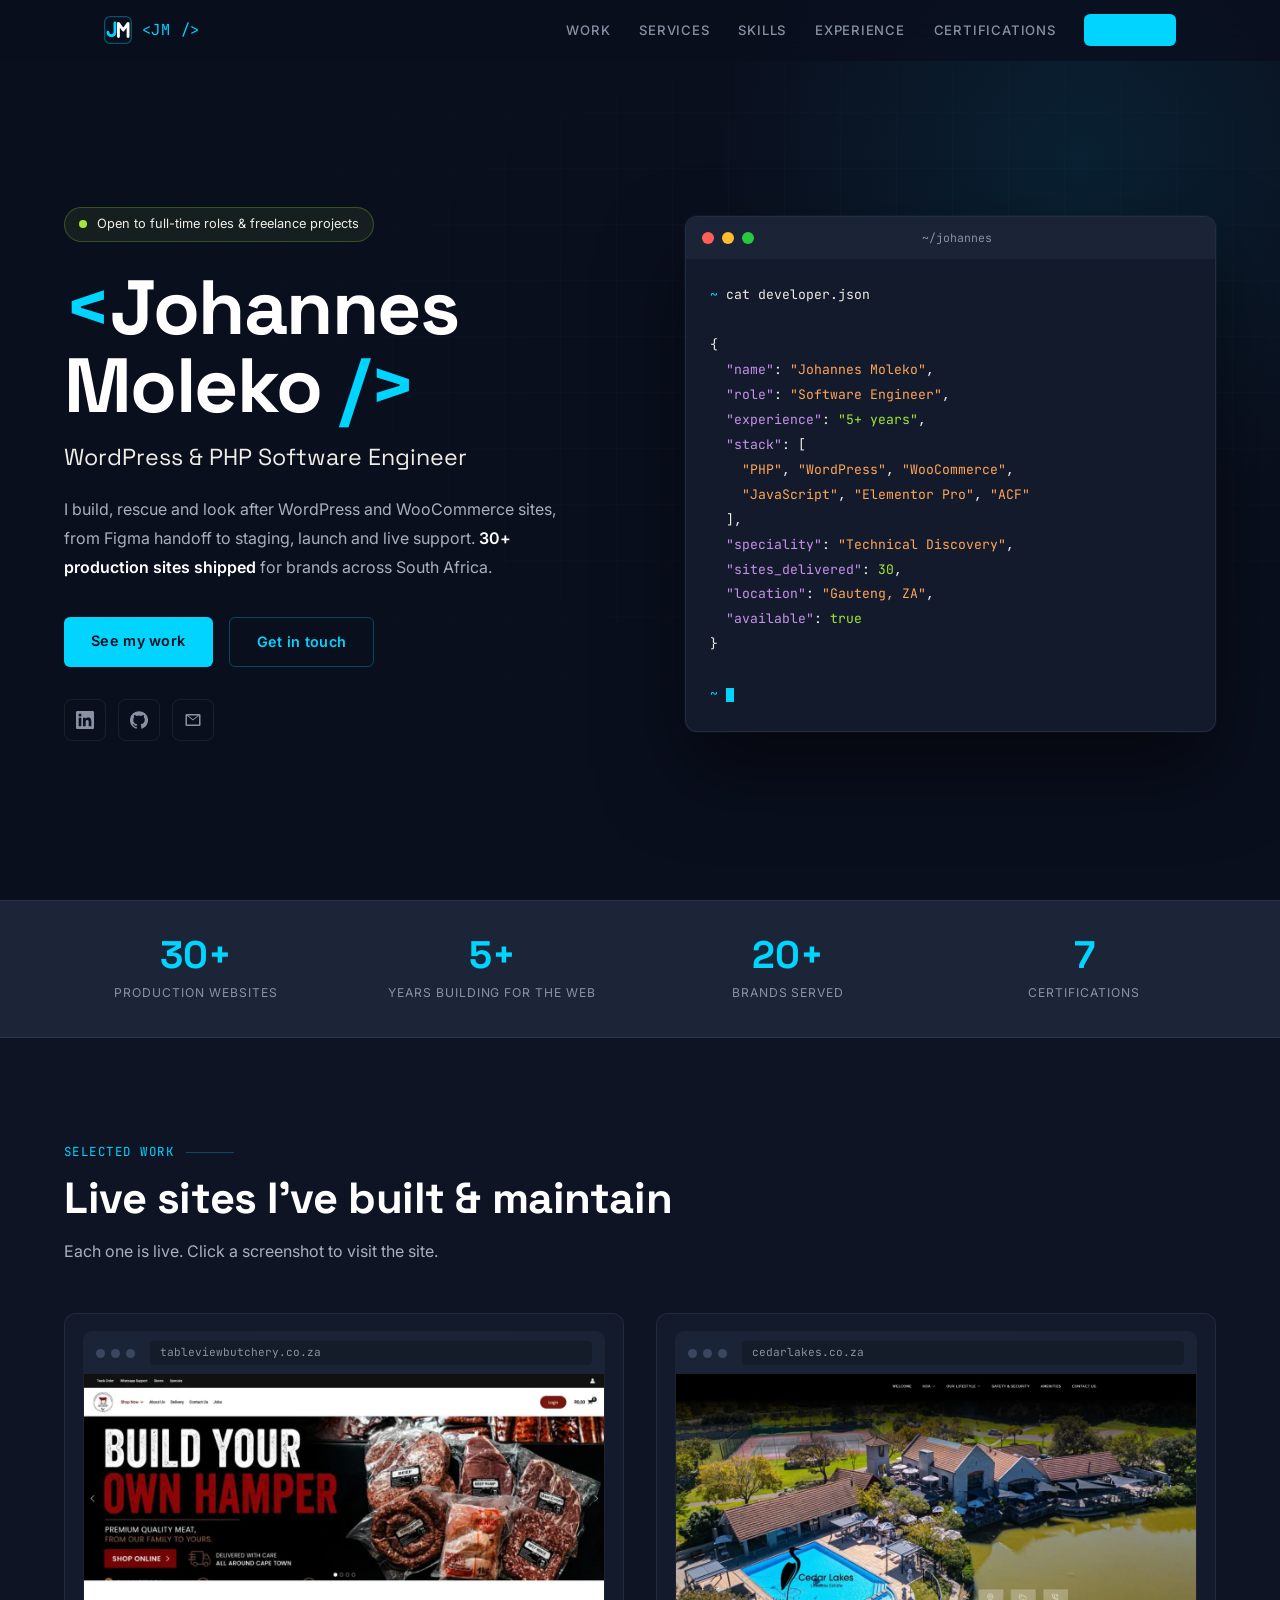
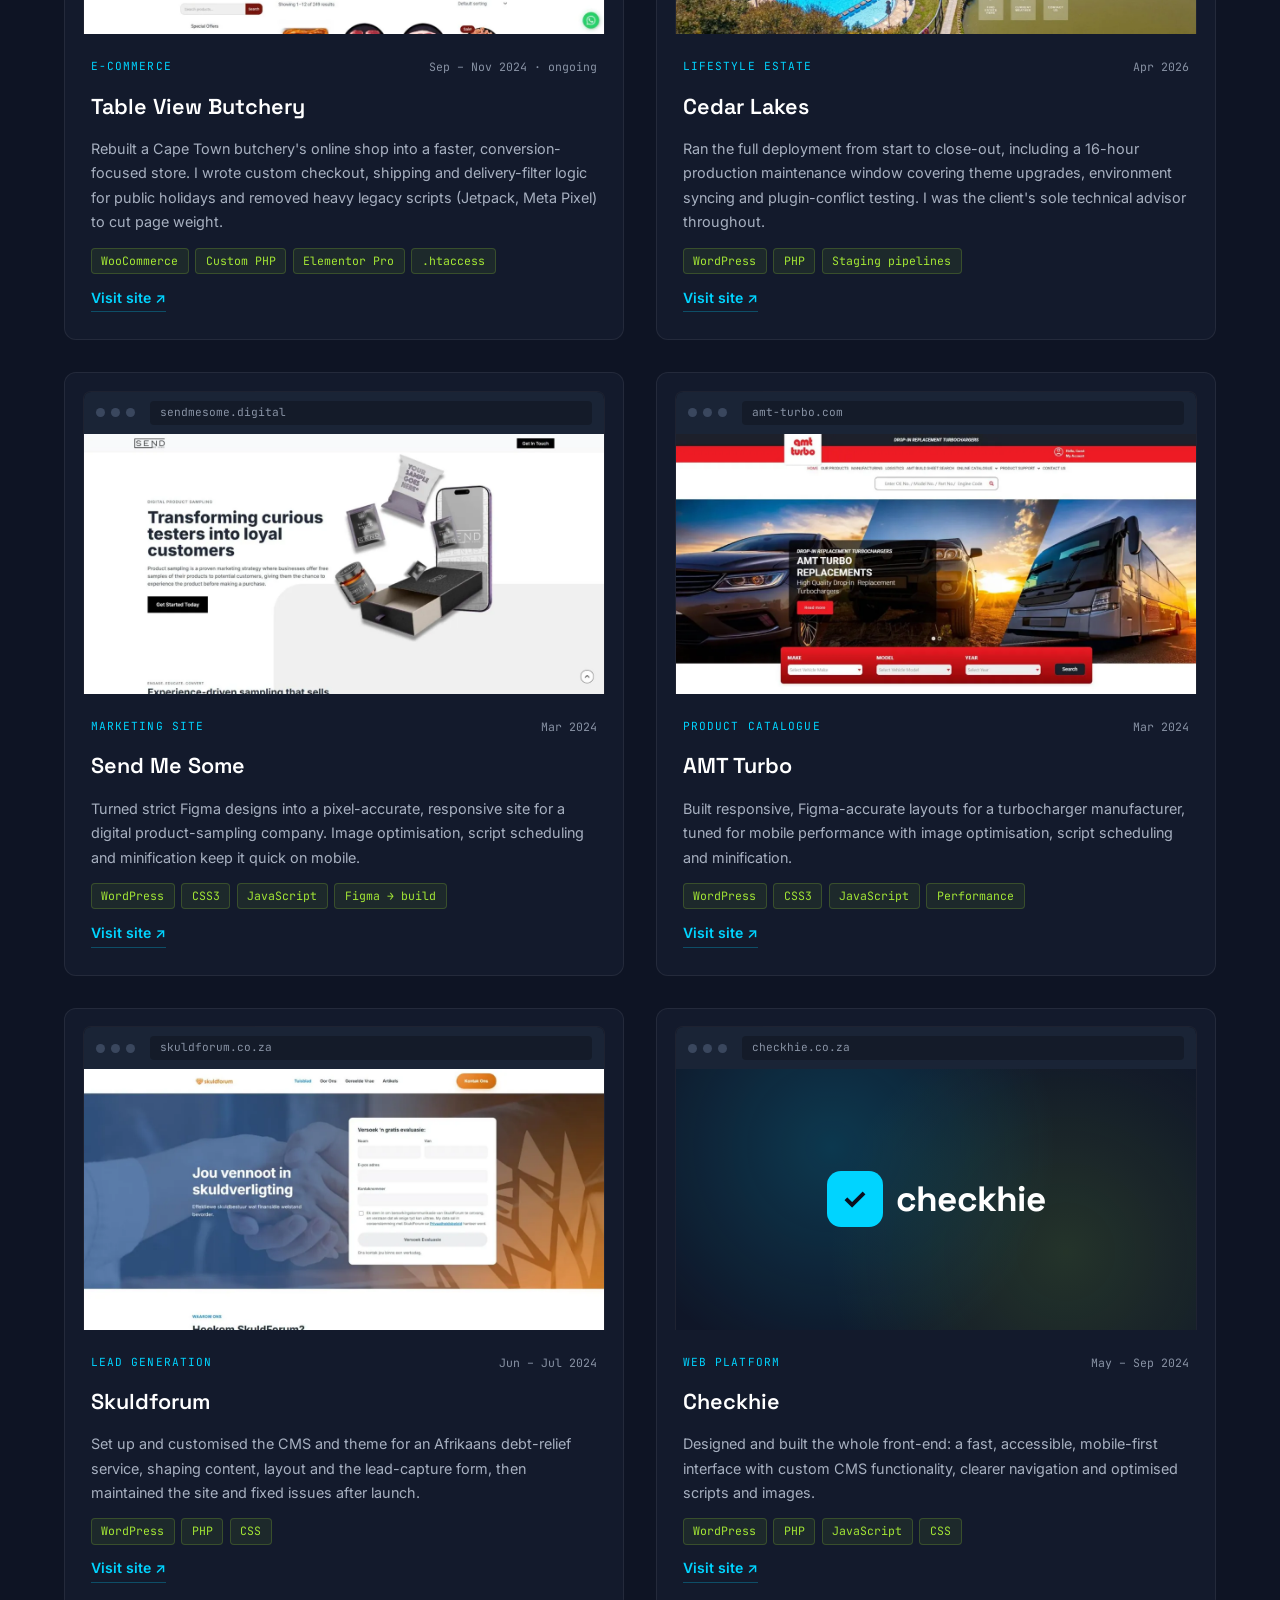
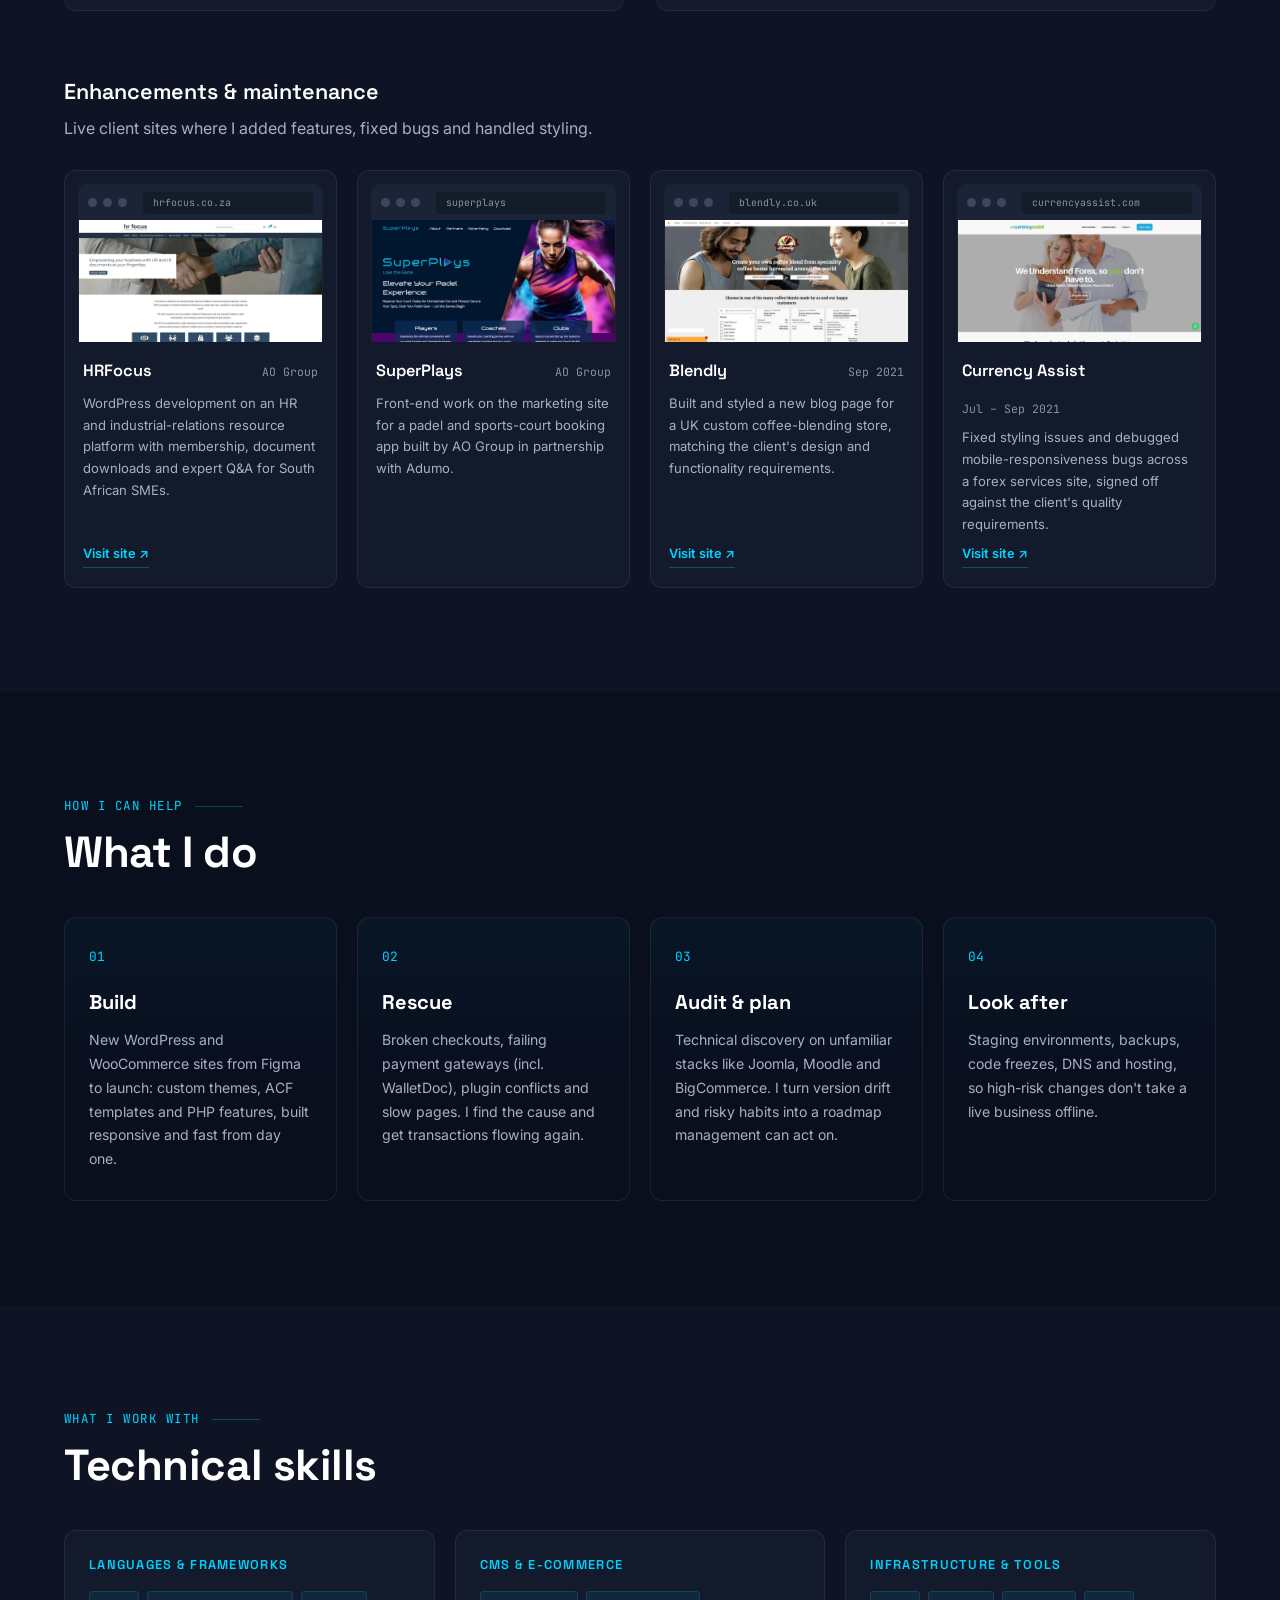
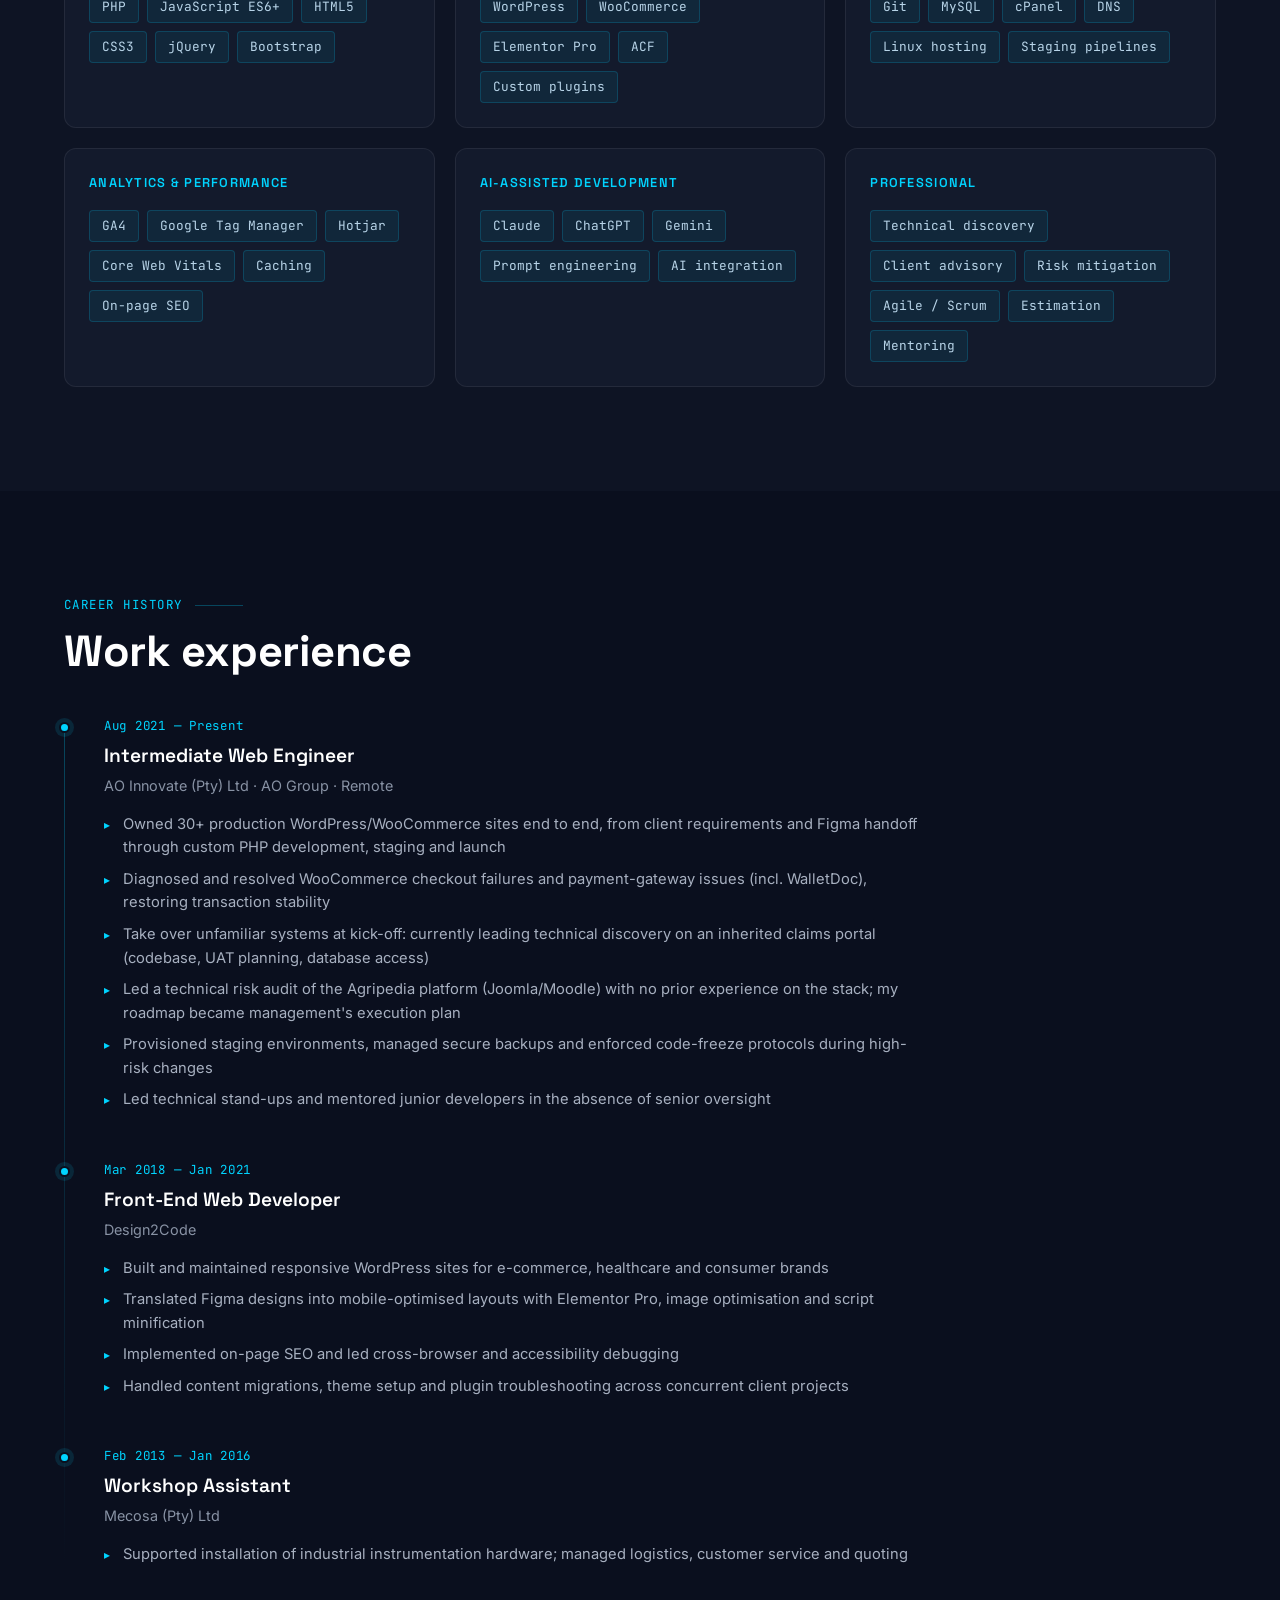
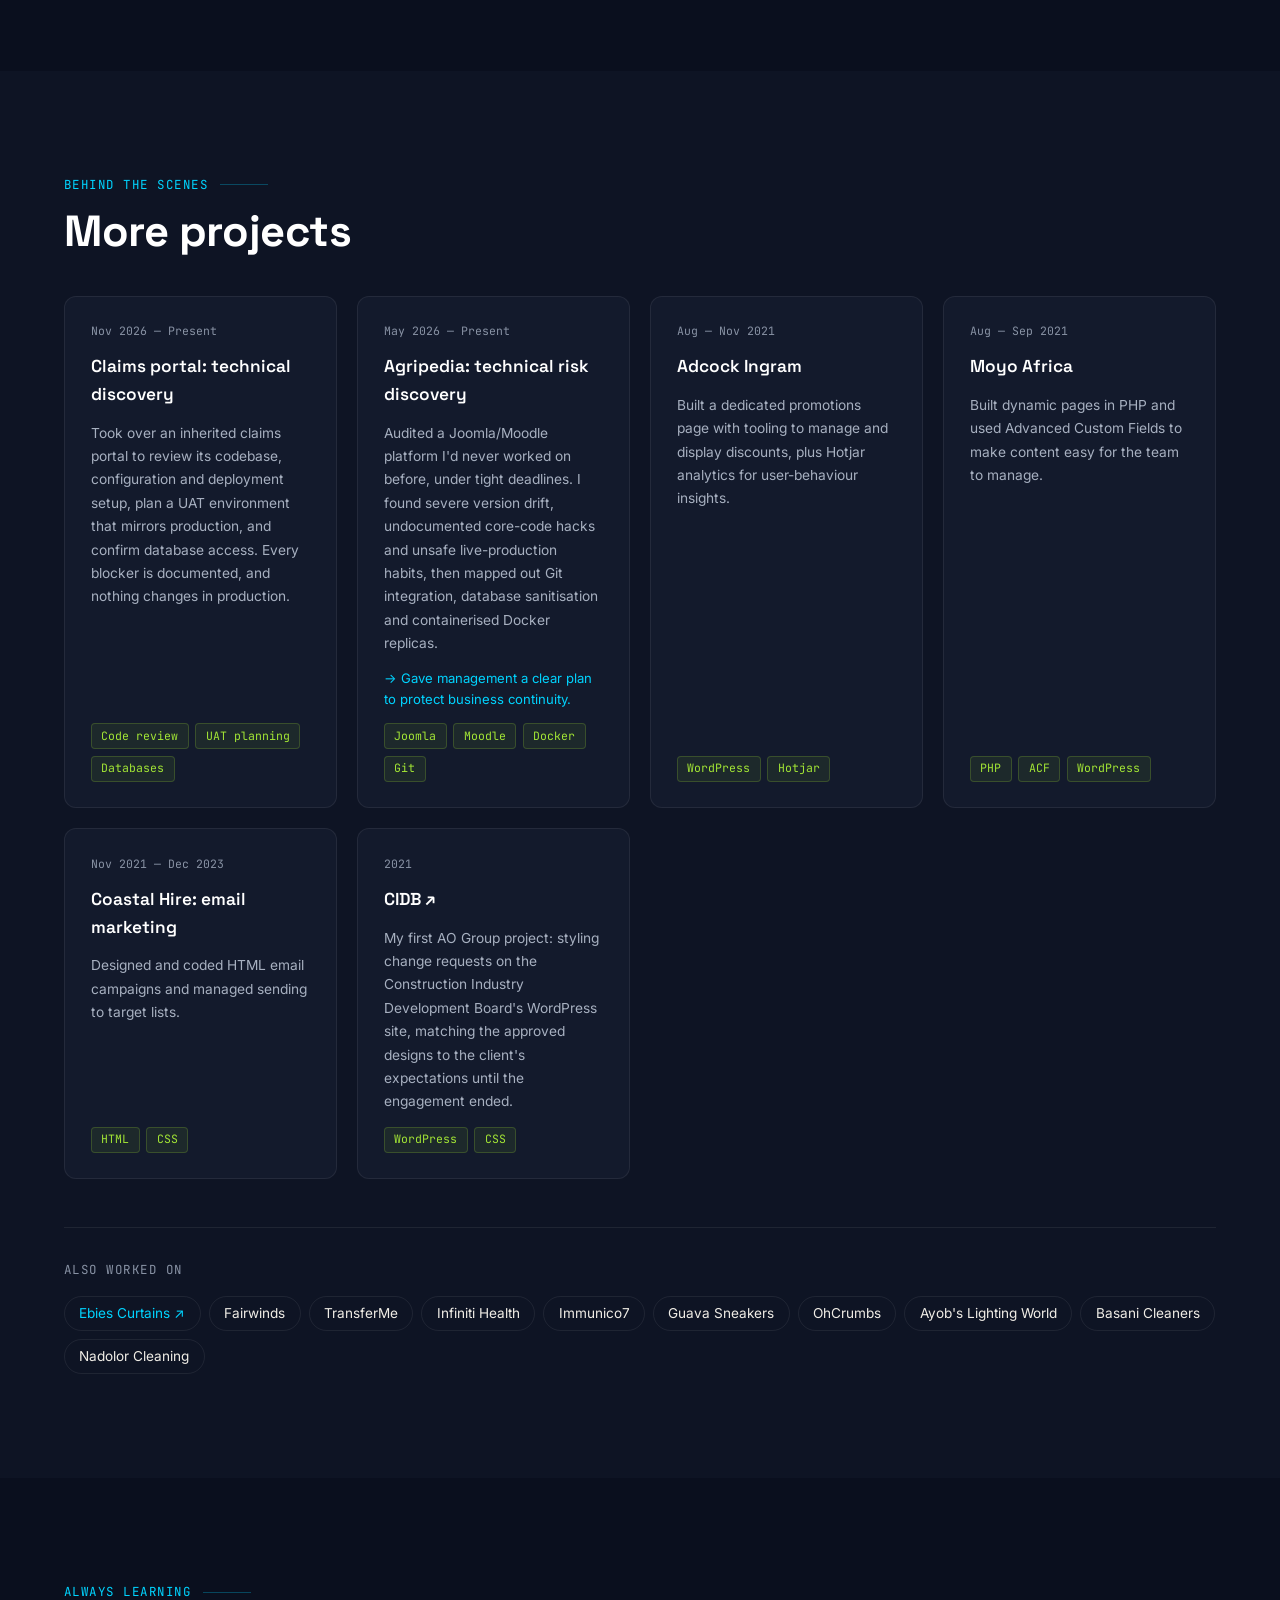
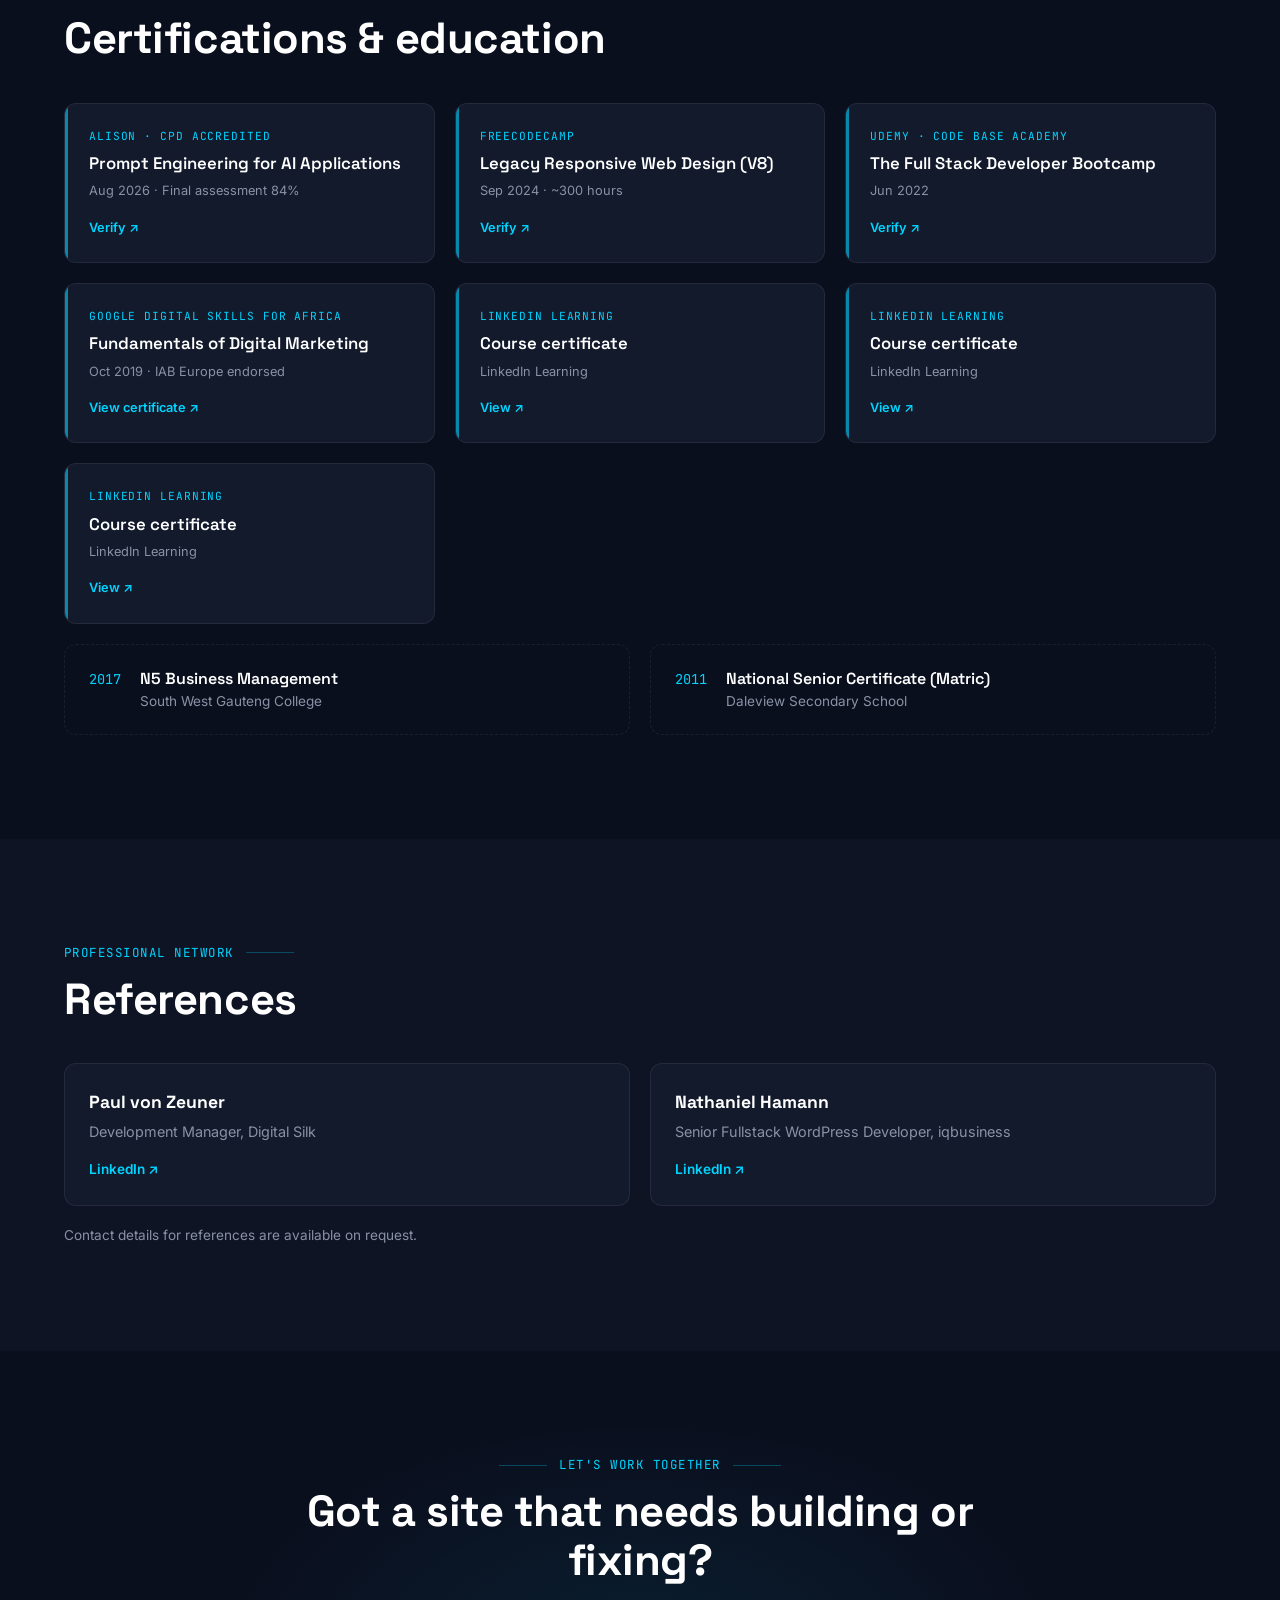
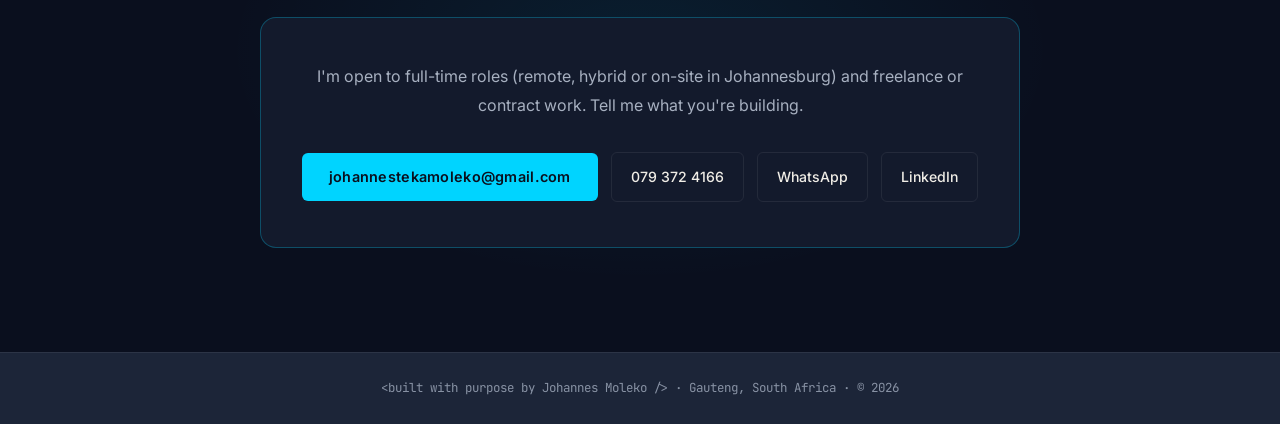
<file: index.html>
<!DOCTYPE html>
<html lang="en">
<head>
<meta charset="UTF-8">
<meta name="viewport" content="width=device-width, initial-scale=1.0">
<title>Johannes Moleko — WordPress &amp; PHP Software Engineer</title>
<meta name="description" content="Johannes Moleko — Software Engineer in Gauteng, South Africa. 5+ years building and rescuing WordPress, WooCommerce and PHP sites, from Figma handoff to launch.">
<meta name="theme-color" content="#0A0F1E">
<link rel="canonical" href="https://jlmoleko.publicvm.com/">

<!-- Favicons -->
<link rel="icon" href="favicon.svg" type="image/svg+xml">
<link rel="icon" href="favicon-32.png" type="image/png" sizes="32x32">
<link rel="alternate icon" href="favicon.ico" sizes="any">
<link rel="apple-touch-icon" href="apple-touch-icon.png">
<link rel="manifest" href="site.webmanifest">

<!-- Social sharing -->
<meta property="og:type" content="website">
<meta property="og:url" content="https://jlmoleko.publicvm.com/">
<meta property="og:title" content="Johannes Moleko — WordPress &amp; PHP Software Engineer">
<meta property="og:description" content="30+ production WordPress &amp; WooCommerce sites, from Figma handoff to launch. Based in Gauteng, South Africa.">
<meta property="og:image" content="https://johannestekamoleko-cell.github.io/JohannesMoleko/assets/og-image.png">
<meta property="og:image:width" content="1200">
<meta property="og:image:height" content="630">
<meta name="twitter:card" content="summary_large_image">

<link rel="preconnect" href="https://fonts.googleapis.com">
<link rel="preconnect" href="https://fonts.gstatic.com" crossorigin>
<link href="https://fonts.googleapis.com/css2?family=Space+Grotesk:wght@400;500;600;700&amp;family=Inter:wght@400;500;600&amp;family=JetBrains+Mono:wght@400;500&amp;display=swap" rel="stylesheet">
<link rel="stylesheet" href="styles.css">

<script type="application/ld+json">
{
  "@context": "https://schema.org",
  "@type": "Person",
  "name": "Johannes Moleko",
  "jobTitle": "Intermediate Web Engineer",
  "url": "https://jlmoleko.publicvm.com/",
  "email": "mailto:johannestekamoleko@gmail.com",
  "address": { "@type": "PostalAddress", "addressRegion": "Gauteng", "addressCountry": "ZA" },
  "worksFor": { "@type": "Organization", "name": "AO Innovate (Pty) Ltd (AO Group)" },
  "knowsAbout": ["WordPress", "WooCommerce", "PHP", "JavaScript", "Elementor Pro", "Advanced Custom Fields"],
  "sameAs": [
    "https://www.linkedin.com/in/johannes-moleko/",
    "https://github.com/johannestekamoleko-cell"
  ]
}
</script>
</head>
<body>

<a href="#main" class="skip-link">Skip to content</a>

<header class="site-header">
  <nav class="nav" aria-label="Primary">
    <a href="#home" class="nav-logo" aria-label="Johannes Moleko — home">
      <img src="favicon.svg" alt="" width="28" height="28">
      <span>&lt;JM /&gt;</span>
    </a>
    <button class="nav-toggle" aria-expanded="false" aria-controls="nav-links" aria-label="Open menu">
      <span></span><span></span><span></span>
    </button>
    <ul class="nav-links" id="nav-links">
      <li><a href="#work">Work</a></li>
      <li><a href="#services">Services</a></li>
      <li><a href="#skills">Skills</a></li>
      <li><a href="#experience">Experience</a></li>
      <li><a href="#certifications">Certifications</a></li>
      <li><a href="#contact" class="nav-cta">Hire me</a></li>
    </ul>
  </nav>
</header>

<main id="main">

<!-- HERO -->
<section class="hero" id="home">
  <div class="hero-grid">
    <div class="hero-copy">
      <p class="status-pill"><span class="status-dot" aria-hidden="true"></span> Open to full-time roles &amp; freelance projects</p>
      <h1 class="hero-name">
        <span class="hero-bracket">&lt;</span>Johannes<br>Moleko<span class="hero-bracket"> /&gt;</span>
      </h1>
      <p class="hero-title">WordPress &amp; PHP Software Engineer</p>
      <p class="hero-desc">
        I build, rescue and look after WordPress and WooCommerce sites, from Figma handoff
        to staging, launch and live support. <strong>30+ production sites shipped</strong>
        for brands across South Africa.
      </p>
      <div class="hero-cta">
        <a href="#work" class="btn-primary">See my work</a>
        <a href="#contact" class="btn-outline">Get in touch</a>
      </div>
      <ul class="social-row" aria-label="Find me online">
        <li><a href="https://www.linkedin.com/in/johannes-moleko/" target="_blank" rel="noopener noreferrer" aria-label="LinkedIn">
          <svg viewBox="0 0 24 24" aria-hidden="true"><path d="M20.45 20.45h-3.56v-5.57c0-1.33-.02-3.04-1.85-3.04-1.85 0-2.14 1.45-2.14 2.94v5.67H9.35V9h3.41v1.56h.05c.48-.9 1.64-1.85 3.37-1.85 3.6 0 4.27 2.37 4.27 5.46v6.28zM5.34 7.43a2.06 2.06 0 1 1 0-4.13 2.06 2.06 0 0 1 0 4.13zM7.12 20.45H3.56V9h3.56v11.45zM22.22 0H1.77C.79 0 0 .77 0 1.73v20.54C0 23.23.79 24 1.77 24h20.45c.98 0 1.78-.77 1.78-1.73V1.73C24 .77 23.2 0 22.22 0z"/></svg>
        </a></li>
        <li><a href="https://github.com/johannestekamoleko-cell" target="_blank" rel="noopener noreferrer" aria-label="GitHub">
          <svg viewBox="0 0 24 24" aria-hidden="true"><path d="M12 .3a12 12 0 0 0-3.8 23.38c.6.12.83-.26.83-.57v-2.02c-3.34.73-4.04-1.6-4.04-1.6-.55-1.4-1.34-1.77-1.34-1.77-1.08-.74.09-.73.09-.73 1.2.09 1.83 1.24 1.83 1.24 1.07 1.83 2.8 1.3 3.49 1 .1-.78.42-1.31.76-1.61-2.67-.3-5.47-1.33-5.47-5.93 0-1.31.47-2.38 1.24-3.22-.14-.3-.54-1.52.1-3.18 0 0 1-.32 3.3 1.23a11.5 11.5 0 0 1 6 0c2.28-1.55 3.29-1.23 3.29-1.23.64 1.66.24 2.88.12 3.18a4.65 4.65 0 0 1 1.23 3.22c0 4.61-2.8 5.63-5.48 5.92.42.36.81 1.1.81 2.22v3.29c0 .32.21.7.82.58A12 12 0 0 0 12 .3"/></svg>
        </a></li>
        <li><a href="mailto:johannestekamoleko@gmail.com" aria-label="Email">
          <svg viewBox="0 0 24 24" aria-hidden="true"><path d="M2 5.5A1.5 1.5 0 0 1 3.5 4h17A1.5 1.5 0 0 1 22 5.5v13a1.5 1.5 0 0 1-1.5 1.5h-17A1.5 1.5 0 0 1 2 18.5v-13zm2 .9v11.6h16V6.4l-8 6.2-8-6.2zM5.6 6l6.4 5 6.4-5H5.6z"/></svg>
        </a></li>
      </ul>
    </div>

    <div class="terminal" aria-label="Developer summary">
      <div class="terminal-bar" aria-hidden="true">
        <div class="dot dot-red"></div>
        <div class="dot dot-yellow"></div>
        <div class="dot dot-green"></div>
        <span class="terminal-title">~/johannes</span>
      </div>
      <div class="terminal-body">
        <div><span class="t-prompt">~</span> <span class="t-cmd">cat developer.json</span></div>
        <div>&nbsp;</div>
        <div>{</div>
        <div>&nbsp;&nbsp;<span class="t-key">"name"</span>: <span class="t-str">"Johannes Moleko"</span>,</div>
        <div>&nbsp;&nbsp;<span class="t-key">"role"</span>: <span class="t-str">"Software Engineer"</span>,</div>
        <div>&nbsp;&nbsp;<span class="t-key">"experience"</span>: <span class="t-val">"5+ years"</span>,</div>
        <div>&nbsp;&nbsp;<span class="t-key">"stack"</span>: [</div>
        <div>&nbsp;&nbsp;&nbsp;&nbsp;<span class="t-str">"PHP"</span>, <span class="t-str">"WordPress"</span>, <span class="t-str">"WooCommerce"</span>,</div>
        <div>&nbsp;&nbsp;&nbsp;&nbsp;<span class="t-str">"JavaScript"</span>, <span class="t-str">"Elementor Pro"</span>, <span class="t-str">"ACF"</span></div>
        <div>&nbsp;&nbsp;],</div>
        <div>&nbsp;&nbsp;<span class="t-key">"speciality"</span>: <span class="t-str">"Technical Discovery"</span>,</div>
        <div>&nbsp;&nbsp;<span class="t-key">"sites_delivered"</span>: <span class="t-val">30</span>,</div>
        <div>&nbsp;&nbsp;<span class="t-key">"location"</span>: <span class="t-str">"Gauteng, ZA"</span>,</div>
        <div>&nbsp;&nbsp;<span class="t-key">"available"</span>: <span class="t-val">true</span></div>
        <div>}</div>
        <div>&nbsp;</div>
        <div><span class="t-prompt">~</span> <span class="cursor"></span></div>
      </div>
    </div>
  </div>
</section>

<!-- STATS -->
<div class="stats-bar">
  <dl class="stats-inner">
    <div class="stat"><dt class="stat-label">Production websites</dt><dd class="stat-num">30+</dd></div>
    <div class="stat"><dt class="stat-label">Years building for the web</dt><dd class="stat-num">5+</dd></div>
    <div class="stat"><dt class="stat-label">Brands served</dt><dd class="stat-num">20+</dd></div>
    <div class="stat"><dt class="stat-label">Certifications</dt><dd class="stat-num">7</dd></div>
  </dl>
</div>

<!-- FEATURED WORK -->
<section class="work-section" id="work">
  <div class="section-inner">
    <p class="section-label">Selected work</p>
    <h2 class="section-title">Live sites I've built &amp; maintain</h2>
    <p class="section-intro">Each one is live. Click a screenshot to visit the site.</p>

    <div class="work-grid">

      <article class="work-card reveal">
        <a class="browser" href="https://tableviewbutchery.co.za/" target="_blank" rel="noopener noreferrer" aria-label="Visit Table View Butchery (opens in new tab)">
          <div class="browser-bar" aria-hidden="true"><i></i><i></i><i></i><span>tableviewbutchery.co.za</span></div>
          <img src="assets/projects/tableview-butchery.webp" alt="Table View Butchery homepage: 'Build your own hamper' banner above the online meat shop" width="1200" height="600" loading="lazy">
        </a>
        <div class="work-body">
          <div class="work-meta"><span class="work-type">E-commerce</span><span class="work-period">Sep – Nov 2024 · ongoing</span></div>
          <h3 class="work-name">Table View Butchery</h3>
          <p class="work-desc">Rebuilt a Cape Town butchery's online shop into a faster, conversion-focused store. I wrote custom checkout, shipping and delivery-filter logic for public holidays and removed heavy legacy scripts (Jetpack, Meta Pixel) to cut page weight.</p>
          <ul class="stack"><li>WooCommerce</li><li>Custom PHP</li><li>Elementor Pro</li><li>.htaccess</li></ul>
          <a class="work-link" href="https://tableviewbutchery.co.za/" target="_blank" rel="noopener noreferrer">Visit site <span aria-hidden="true">↗</span></a>
        </div>
      </article>

      <article class="work-card reveal">
        <a class="browser" href="https://cedarlakes.co.za/" target="_blank" rel="noopener noreferrer" aria-label="Visit Cedar Lakes (opens in new tab)">
          <div class="browser-bar" aria-hidden="true"><i></i><i></i><i></i><span>cedarlakes.co.za</span></div>
          <img src="assets/projects/cedar-lakes.webp" alt="Cedar Lakes Lifestyle Estate homepage: aerial photo of the clubhouse, pool and lake" width="1200" height="600" loading="lazy">
        </a>
        <div class="work-body">
          <div class="work-meta"><span class="work-type">Lifestyle estate</span><span class="work-period">Apr 2026</span></div>
          <h3 class="work-name">Cedar Lakes</h3>
          <p class="work-desc">Ran the full deployment from start to close-out, including a 16-hour production maintenance window covering theme upgrades, environment syncing and plugin-conflict testing. I was the client's sole technical advisor throughout.</p>
          <ul class="stack"><li>WordPress</li><li>PHP</li><li>Staging pipelines</li></ul>
          <a class="work-link" href="https://cedarlakes.co.za/" target="_blank" rel="noopener noreferrer">Visit site <span aria-hidden="true">↗</span></a>
        </div>
      </article>

      <article class="work-card reveal">
        <a class="browser" href="https://sendmesome.digital/" target="_blank" rel="noopener noreferrer" aria-label="Visit Send Me Some (opens in new tab)">
          <div class="browser-bar" aria-hidden="true"><i></i><i></i><i></i><span>sendmesome.digital</span></div>
          <img src="assets/projects/send-me-some.webp" alt="Send Me Some homepage: 'Transforming curious testers into loyal customers' beside product sample packaging" width="1200" height="600" loading="lazy">
        </a>
        <div class="work-body">
          <div class="work-meta"><span class="work-type">Marketing site</span><span class="work-period">Mar 2024</span></div>
          <h3 class="work-name">Send Me Some</h3>
          <p class="work-desc">Turned strict Figma designs into a pixel-accurate, responsive site for a digital product-sampling company. Image optimisation, script scheduling and minification keep it quick on mobile.</p>
          <ul class="stack"><li>WordPress</li><li>CSS3</li><li>JavaScript</li><li>Figma → build</li></ul>
          <a class="work-link" href="https://sendmesome.digital/" target="_blank" rel="noopener noreferrer">Visit site <span aria-hidden="true">↗</span></a>
        </div>
      </article>

      <article class="work-card reveal">
        <a class="browser" href="https://amt-turbo.com/" target="_blank" rel="noopener noreferrer" aria-label="Visit AMT Turbo (opens in new tab)">
          <div class="browser-bar" aria-hidden="true"><i></i><i></i><i></i><span>amt-turbo.com</span></div>
          <img src="assets/projects/amt-turbo.webp" alt="AMT Turbo homepage: replacement turbochargers banner with a vehicle make, model and year search" width="1200" height="600" loading="lazy">
        </a>
        <div class="work-body">
          <div class="work-meta"><span class="work-type">Product catalogue</span><span class="work-period">Mar 2024</span></div>
          <h3 class="work-name">AMT Turbo</h3>
          <p class="work-desc">Built responsive, Figma-accurate layouts for a turbocharger manufacturer, tuned for mobile performance with image optimisation, script scheduling and minification.</p>
          <ul class="stack"><li>WordPress</li><li>CSS3</li><li>JavaScript</li><li>Performance</li></ul>
          <a class="work-link" href="https://amt-turbo.com/" target="_blank" rel="noopener noreferrer">Visit site <span aria-hidden="true">↗</span></a>
        </div>
      </article>

      <article class="work-card reveal">
        <a class="browser" href="https://www.skuldforum.co.za/" target="_blank" rel="noopener noreferrer" aria-label="Visit Skuldforum (opens in new tab)">
          <div class="browser-bar" aria-hidden="true"><i></i><i></i><i></i><span>skuldforum.co.za</span></div>
          <img src="assets/projects/skuldforum.webp" alt="Skuldforum homepage: Afrikaans debt-relief headline beside a free-evaluation form" width="1200" height="600" loading="lazy">
        </a>
        <div class="work-body">
          <div class="work-meta"><span class="work-type">Lead generation</span><span class="work-period">Jun – Jul 2024</span></div>
          <h3 class="work-name">Skuldforum</h3>
          <p class="work-desc">Set up and customised the CMS and theme for an Afrikaans debt-relief service, shaping content, layout and the lead-capture form, then maintained the site and fixed issues after launch.</p>
          <ul class="stack"><li>WordPress</li><li>PHP</li><li>CSS</li></ul>
          <a class="work-link" href="https://www.skuldforum.co.za/" target="_blank" rel="noopener noreferrer">Visit site <span aria-hidden="true">↗</span></a>
        </div>
      </article>

      <article class="work-card reveal">
        <a class="browser" href="https://checkhie.co.za/" target="_blank" rel="noopener noreferrer" aria-label="Visit Checkhie (opens in new tab)">
          <div class="browser-bar" aria-hidden="true"><i></i><i></i><i></i><span>checkhie.co.za</span></div>
          <!-- Placeholder: the site was offline when screenshots were taken. Swap for
               <img src="assets/projects/checkhie.webp" ...> once a screenshot is added. -->
          <div class="browser-placeholder" aria-hidden="true">
            <span class="ph-mark">✓</span>
            <span class="ph-name">checkhie</span>
          </div>
        </a>
        <div class="work-body">
          <div class="work-meta"><span class="work-type">Web platform</span><span class="work-period">May – Sep 2024</span></div>
          <h3 class="work-name">Checkhie</h3>
          <p class="work-desc">Designed and built the whole front-end: a fast, accessible, mobile-first interface with custom CMS functionality, clearer navigation and optimised scripts and images.</p>
          <ul class="stack"><li>WordPress</li><li>PHP</li><li>JavaScript</li><li>CSS</li></ul>
          <a class="work-link" href="https://checkhie.co.za/" target="_blank" rel="noopener noreferrer">Visit site <span aria-hidden="true">↗</span></a>
        </div>
      </article>

    </div>

    <h3 class="sub-title">Enhancements &amp; maintenance</h3>
    <p class="section-intro sub-intro">Live client sites where I added features, fixed bugs and handled styling.</p>
    <div class="mini-grid">
      <article class="mini-card reveal">
        <a class="browser" href="https://hrfocus.co.za/" target="_blank" rel="noopener noreferrer" aria-label="Visit HRFocus (opens in new tab)">
          <div class="browser-bar" aria-hidden="true"><i></i><i></i><i></i><span>hrfocus.co.za</span></div>
          <img src="assets/projects/hrfocus.webp" alt="HRFocus homepage: Empowering your business with HR and IR documents at your fingertips" width="1200" height="600" loading="lazy">
        </a>
        <div class="mini-body">
          <div class="work-meta"><h3 class="mini-name">HRFocus</h3><span class="work-period">AO Group</span></div>
          <p class="mini-desc">WordPress development on an HR and industrial-relations resource platform with membership, document downloads and expert Q&amp;A for South African SMEs.</p>
          <a class="work-link" href="https://hrfocus.co.za/" target="_blank" rel="noopener noreferrer">Visit site <span aria-hidden="true">↗</span></a>
        </div>
      </article>
      <article class="mini-card reveal">
        <div class="browser">
          <div class="browser-bar" aria-hidden="true"><i></i><i></i><i></i><span>superplays</span></div>
          <img src="assets/projects/superplays.webp" alt="SuperPlays homepage: Elevate your padel experience with a sprinting athlete" width="1200" height="600" loading="lazy">
        </div>
        <div class="mini-body">
          <div class="work-meta"><h3 class="mini-name">SuperPlays</h3><span class="work-period">AO Group</span></div>
          <p class="mini-desc">Front-end work on the marketing site for a padel and sports-court booking app built by AO Group in partnership with Adumo.</p>
          <!-- Add a "Visit site" link here once the live URL is confirmed -->
        </div>
      </article>
      <article class="mini-card reveal">
        <a class="browser" href="https://blendly.co.uk/" target="_blank" rel="noopener noreferrer" aria-label="Visit Blendly (opens in new tab)">
          <div class="browser-bar" aria-hidden="true"><i></i><i></i><i></i><span>blendly.co.uk</span></div>
          <img src="assets/projects/blendly.webp" alt="Blendly homepage: Create your own coffee blend from speciality coffee beans" width="1200" height="600" loading="lazy">
        </a>
        <div class="mini-body">
          <div class="work-meta"><h3 class="mini-name">Blendly</h3><span class="work-period">Sep 2021</span></div>
          <p class="mini-desc">Built and styled a new blog page for a UK custom coffee-blending store, matching the client&#39;s design and functionality requirements.</p>
          <a class="work-link" href="https://blendly.co.uk/" target="_blank" rel="noopener noreferrer">Visit site <span aria-hidden="true">↗</span></a>
        </div>
      </article>
      <article class="mini-card reveal">
        <a class="browser" href="https://www.currencyassist.com/" target="_blank" rel="noopener noreferrer" aria-label="Visit Currency Assist (opens in new tab)">
          <div class="browser-bar" aria-hidden="true"><i></i><i></i><i></i><span>currencyassist.com</span></div>
          <img src="assets/projects/currency-assist.webp" alt="Currency Assist homepage: We understand forex, so you don't have to" width="1200" height="600" loading="lazy">
        </a>
        <div class="mini-body">
          <div class="work-meta"><h3 class="mini-name">Currency Assist</h3><span class="work-period">Jul – Sep 2021</span></div>
          <p class="mini-desc">Fixed styling issues and debugged mobile-responsiveness bugs across a forex services site, signed off against the client&#39;s quality requirements.</p>
          <a class="work-link" href="https://www.currencyassist.com/" target="_blank" rel="noopener noreferrer">Visit site <span aria-hidden="true">↗</span></a>
        </div>
      </article>
    </div>
  </div>
</section>

<!-- SERVICES -->
<section class="services-section" id="services">
  <div class="section-inner">
    <p class="section-label">How I can help</p>
    <h2 class="section-title">What I do</h2>
    <div class="services-grid">
      <div class="service reveal">
        <div class="service-num">01</div>
        <h3>Build</h3>
        <p>New WordPress and WooCommerce sites from Figma to launch: custom themes, ACF templates and PHP features, built responsive and fast from day one.</p>
      </div>
      <div class="service reveal">
        <div class="service-num">02</div>
        <h3>Rescue</h3>
        <p>Broken checkouts, failing payment gateways (incl. WalletDoc), plugin conflicts and slow pages. I find the cause and get transactions flowing again.</p>
      </div>
      <div class="service reveal">
        <div class="service-num">03</div>
        <h3>Audit &amp; plan</h3>
        <p>Technical discovery on unfamiliar stacks like Joomla, Moodle and BigCommerce. I turn version drift and risky habits into a roadmap management can act on.</p>
      </div>
      <div class="service reveal">
        <div class="service-num">04</div>
        <h3>Look after</h3>
        <p>Staging environments, backups, code freezes, DNS and hosting, so high-risk changes don't take a live business offline.</p>
      </div>
    </div>
  </div>
</section>

<!-- SKILLS -->
<section class="skills-section" id="skills">
  <div class="section-inner">
    <p class="section-label">What I work with</p>
    <h2 class="section-title">Technical skills</h2>
    <div class="skills-grid">
      <div class="skill-group">
        <h3 class="skill-group-title">Languages &amp; frameworks</h3>
        <ul class="skill-tags"><li class="tag">PHP</li><li class="tag">JavaScript ES6+</li><li class="tag">HTML5</li><li class="tag">CSS3</li><li class="tag">jQuery</li><li class="tag">Bootstrap</li></ul>
      </div>
      <div class="skill-group">
        <h3 class="skill-group-title">CMS &amp; e-commerce</h3>
        <ul class="skill-tags"><li class="tag">WordPress</li><li class="tag">WooCommerce</li><li class="tag">Elementor Pro</li><li class="tag">ACF</li><li class="tag">Custom plugins</li></ul>
      </div>
      <div class="skill-group">
        <h3 class="skill-group-title">Infrastructure &amp; tools</h3>
        <ul class="skill-tags"><li class="tag">Git</li><li class="tag">MySQL</li><li class="tag">cPanel</li><li class="tag">DNS</li><li class="tag">Linux hosting</li><li class="tag">Staging pipelines</li></ul>
      </div>
      <div class="skill-group">
        <h3 class="skill-group-title">Analytics &amp; performance</h3>
        <ul class="skill-tags"><li class="tag">GA4</li><li class="tag">Google Tag Manager</li><li class="tag">Hotjar</li><li class="tag">Core Web Vitals</li><li class="tag">Caching</li><li class="tag">On-page SEO</li></ul>
      </div>
      <div class="skill-group">
        <h3 class="skill-group-title">AI-assisted development</h3>
        <ul class="skill-tags"><li class="tag">Claude</li><li class="tag">ChatGPT</li><li class="tag">Gemini</li><li class="tag">Prompt engineering</li><li class="tag">AI integration</li></ul>
      </div>
      <div class="skill-group">
        <h3 class="skill-group-title">Professional</h3>
        <ul class="skill-tags"><li class="tag">Technical discovery</li><li class="tag">Client advisory</li><li class="tag">Risk mitigation</li><li class="tag">Agile / Scrum</li><li class="tag">Estimation</li><li class="tag">Mentoring</li></ul>
      </div>
    </div>
  </div>
</section>

<!-- EXPERIENCE -->
<section id="experience">
  <div class="section-inner">
    <p class="section-label">Career history</p>
    <h2 class="section-title">Work experience</h2>
    <ol class="timeline">
      <li class="timeline-item reveal">
        <div class="timeline-period">Aug 2021 — Present</div>
        <h3 class="timeline-role">Intermediate Web Engineer</h3>
        <div class="timeline-company">AO Innovate (Pty) Ltd · AO Group · Remote</div>
        <ul class="timeline-list">
          <li>Owned 30+ production WordPress/WooCommerce sites end to end, from client requirements and Figma handoff through custom PHP development, staging and launch</li>
          <li>Diagnosed and resolved WooCommerce checkout failures and payment-gateway issues (incl. WalletDoc), restoring transaction stability</li>
          <li>Take over unfamiliar systems at kick-off: currently leading technical discovery on an inherited claims portal (codebase, UAT planning, database access)</li>
          <li>Led a technical risk audit of the Agripedia platform (Joomla/Moodle) with no prior experience on the stack; my roadmap became management's execution plan</li>
          <li>Provisioned staging environments, managed secure backups and enforced code-freeze protocols during high-risk changes</li>
          <li>Led technical stand-ups and mentored junior developers in the absence of senior oversight</li>
        </ul>
      </li>
      <li class="timeline-item reveal">
        <div class="timeline-period">Mar 2018 — Jan 2021</div>
        <h3 class="timeline-role">Front-End Web Developer</h3>
        <div class="timeline-company">Design2Code</div>
        <ul class="timeline-list">
          <li>Built and maintained responsive WordPress sites for e-commerce, healthcare and consumer brands</li>
          <li>Translated Figma designs into mobile-optimised layouts with Elementor Pro, image optimisation and script minification</li>
          <li>Implemented on-page SEO and led cross-browser and accessibility debugging</li>
          <li>Handled content migrations, theme setup and plugin troubleshooting across concurrent client projects</li>
        </ul>
      </li>
      <li class="timeline-item reveal">
        <div class="timeline-period">Feb 2013 — Jan 2016</div>
        <h3 class="timeline-role">Workshop Assistant</h3>
        <div class="timeline-company">Mecosa (Pty) Ltd</div>
        <ul class="timeline-list">
          <li>Supported installation of industrial instrumentation hardware; managed logistics, customer service and quoting</li>
        </ul>
      </li>
    </ol>
  </div>
</section>

<!-- MORE PROJECTS -->
<section class="projects-section" id="projects">
  <div class="section-inner">
    <p class="section-label">Behind the scenes</p>
    <h2 class="section-title">More projects</h2>
    <div class="projects-grid">
      <article class="project-card reveal">
        <div class="project-period">Nov 2026 — Present</div>
        <h3 class="project-name">Claims portal: technical discovery</h3>
        <p class="project-desc">Took over an inherited claims portal to review its codebase, configuration and deployment setup, plan a UAT environment that mirrors production, and confirm database access. Every blocker is documented, and nothing changes in production.</p>
        <ul class="stack"><li>Code review</li><li>UAT planning</li><li>Databases</li></ul>
      </article>
      <article class="project-card reveal">
        <div class="project-period">May 2026 — Present</div>
        <h3 class="project-name">Agripedia: technical risk discovery</h3>
        <p class="project-desc">Audited a Joomla/Moodle platform I'd never worked on before, under tight deadlines. I found severe version drift, undocumented core-code hacks and unsafe live-production habits, then mapped out Git integration, database sanitisation and containerised Docker replicas.</p>
        <p class="project-impact">→ Gave management a clear plan to protect business continuity.</p>
        <ul class="stack"><li>Joomla</li><li>Moodle</li><li>Docker</li><li>Git</li></ul>
      </article>
      <article class="project-card reveal">
        <div class="project-period">Aug — Nov 2021</div>
        <h3 class="project-name">Adcock Ingram</h3>
        <p class="project-desc">Built a dedicated promotions page with tooling to manage and display discounts, plus Hotjar analytics for user-behaviour insights.</p>
        <ul class="stack"><li>WordPress</li><li>Hotjar</li></ul>
      </article>
      <article class="project-card reveal">
        <div class="project-period">Aug — Sep 2021</div>
        <h3 class="project-name">Moyo Africa</h3>
        <p class="project-desc">Built dynamic pages in PHP and used Advanced Custom Fields to make content easy for the team to manage.</p>
        <ul class="stack"><li>PHP</li><li>ACF</li><li>WordPress</li></ul>
      </article>
      <article class="project-card reveal">
        <div class="project-period">Nov 2021 — Dec 2023</div>
        <h3 class="project-name">Coastal Hire: email marketing</h3>
        <p class="project-desc">Designed and coded HTML email campaigns and managed sending to target lists.</p>
        <ul class="stack"><li>HTML</li><li>CSS</li></ul>
      </article>
      <article class="project-card reveal">
        <div class="project-period">2021</div>
        <h3 class="project-name"><a href="https://www.cidb.org.za/" target="_blank" rel="noopener noreferrer">CIDB ↗</a></h3>
        <p class="project-desc">My first AO Group project: styling change requests on the Construction Industry Development Board's WordPress site, matching the approved designs to the client's expectations until the engagement ended.</p>
        <ul class="stack"><li>WordPress</li><li>CSS</li></ul>
      </article>
    </div>

    <div class="also">
      <h3 class="also-title">Also worked on</h3>
      <ul class="also-list">
        <li><a href="https://ebiescurtains.co.za/" target="_blank" rel="noopener noreferrer">Ebies Curtains ↗</a></li>
        <li>Fairwinds</li><li>TransferMe</li><li>Infiniti Health</li><li>Immunico7</li>
        <li>Guava Sneakers</li><li>OhCrumbs</li><li>Ayob's Lighting World</li>
        <li>Basani Cleaners</li><li>Nadolor Cleaning</li>
      </ul>
    </div>
  </div>
</section>

<!-- CERTIFICATIONS -->
<section id="certifications">
  <div class="section-inner">
    <p class="section-label">Always learning</p>
    <h2 class="section-title">Certifications &amp; education</h2>

    <div class="cert-grid">
      <a class="cert reveal" href="https://alison.com/verify/4302218b49" target="_blank" rel="noopener noreferrer">
        <span class="cert-issuer">Alison · CPD accredited</span>
        <span class="cert-name">Prompt Engineering for AI Applications</span>
        <span class="cert-meta">Aug 2026 · Final assessment 84%</span>
        <span class="cert-verify">Verify ↗</span>
      </a>
      <a class="cert reveal" href="https://www.freecodecamp.org/certification/fcca508c88a-cc7b-4df5-a1b0-daa773422c57/responsive-web-design" target="_blank" rel="noopener noreferrer">
        <span class="cert-issuer">freeCodeCamp</span>
        <span class="cert-name">Legacy Responsive Web Design (V8)</span>
        <span class="cert-meta">Sep 2024 · ~300 hours</span>
        <span class="cert-verify">Verify ↗</span>
      </a>
      <a class="cert reveal" href="https://www.udemy.com/certificate/UC-a8a5490b-d7b4-412e-b47a-d454c5ed09b8/" target="_blank" rel="noopener noreferrer">
        <span class="cert-issuer">Udemy · Code Base Academy</span>
        <span class="cert-name">The Full Stack Developer Bootcamp</span>
        <span class="cert-meta">Jun 2022</span>
        <span class="cert-verify">Verify ↗</span>
      </a>
      <a class="cert reveal" href="assets/certs/google-digital-marketing.pdf" target="_blank" rel="noopener">
        <span class="cert-issuer">Google Digital Skills for Africa</span>
        <span class="cert-name">Fundamentals of Digital Marketing</span>
        <span class="cert-meta">Oct 2019 · IAB Europe endorsed</span>
        <span class="cert-verify">View certificate ↗</span>
      </a>
      <!-- LinkedIn Learning: replace "Course certificate" with each course title -->
      <a class="cert reveal" href="https://www.linkedin.com/learning/certificates/1508a5f62235167bbf46ea20801c84ed475c1ad0df509171bafd6aad5de621d7" target="_blank" rel="noopener noreferrer">
        <span class="cert-issuer">LinkedIn Learning</span>
        <span class="cert-name">Course certificate</span>
        <span class="cert-meta">LinkedIn Learning</span>
        <span class="cert-verify">View ↗</span>
      </a>
      <a class="cert reveal" href="https://www.linkedin.com/learning/certificates/cc0f935945d09f7e54802dad2711897639feb2b66454066e40aeeecbac1e94dc" target="_blank" rel="noopener noreferrer">
        <span class="cert-issuer">LinkedIn Learning</span>
        <span class="cert-name">Course certificate</span>
        <span class="cert-meta">LinkedIn Learning</span>
        <span class="cert-verify">View ↗</span>
      </a>
      <a class="cert reveal" href="https://www.linkedin.com/learning/certificates/61850b390f4396eed5dfe4f97615f798221d7fdd97c01b4ae28f4a67ce7028c8" target="_blank" rel="noopener noreferrer">
        <span class="cert-issuer">LinkedIn Learning</span>
        <span class="cert-name">Course certificate</span>
        <span class="cert-meta">LinkedIn Learning</span>
        <span class="cert-verify">View ↗</span>
      </a>
    </div>

    <div class="edu-grid">
      <div class="edu reveal">
        <span class="edu-year">2017</span>
        <h3>N5 Business Management</h3>
        <p>South West Gauteng College</p>
      </div>
      <div class="edu reveal">
        <span class="edu-year">2011</span>
        <h3>National Senior Certificate (Matric)</h3>
        <p>Daleview Secondary School</p>
      </div>
    </div>
  </div>
</section>

<!-- REFERENCES -->
<section class="refs-section" id="references">
  <div class="section-inner">
    <p class="section-label">Professional network</p>
    <h2 class="section-title">References</h2>
    <div class="refs-grid">
      <div class="ref reveal">
        <h3>Paul von Zeuner</h3>
        <p>Development Manager, Digital Silk</p>
        <a href="https://www.linkedin.com/in/paulvonzeuner" target="_blank" rel="noopener noreferrer">LinkedIn ↗</a>
      </div>
      <div class="ref reveal">
        <h3>Nathaniel Hamann</h3>
        <p>Senior Fullstack WordPress Developer, iqbusiness</p>
        <a href="https://www.linkedin.com/in/nathaniel-hamann-46964117" target="_blank" rel="noopener noreferrer">LinkedIn ↗</a>
      </div>
    </div>
    <p class="refs-note">Contact details for references are available on request.</p>
  </div>
</section>

<!-- CONTACT -->
<section class="contact-section" id="contact">
  <div class="section-inner">
    <p class="section-label section-label-center">Let's work together</p>
    <h2 class="section-title section-title-center">Got a site that needs building or fixing?</h2>
    <div class="contact-card">
      <p>I'm open to full-time roles (remote, hybrid or on-site in Johannesburg) and freelance or contract work. Tell me what you're building.</p>
      <div class="contact-links">
        <a href="mailto:johannestekamoleko@gmail.com" class="btn-primary">johannestekamoleko@gmail.com</a>
        <a href="tel:+27793724166" class="contact-link">079&nbsp;372&nbsp;4166</a>
        <a href="https://wa.me/27793724166" target="_blank" rel="noopener noreferrer" class="contact-link">WhatsApp</a>
        <a href="https://www.linkedin.com/in/johannes-moleko/" target="_blank" rel="noopener noreferrer" class="contact-link">LinkedIn</a>
      </div>
    </div>
  </div>
</section>

</main>

<footer>
  <p>&lt;built with purpose by Johannes Moleko /&gt; · Gauteng, South Africa · © <span id="year">2026</span></p>
</footer>

<script src="script.js" defer></script>
</body>
</html>
</file>
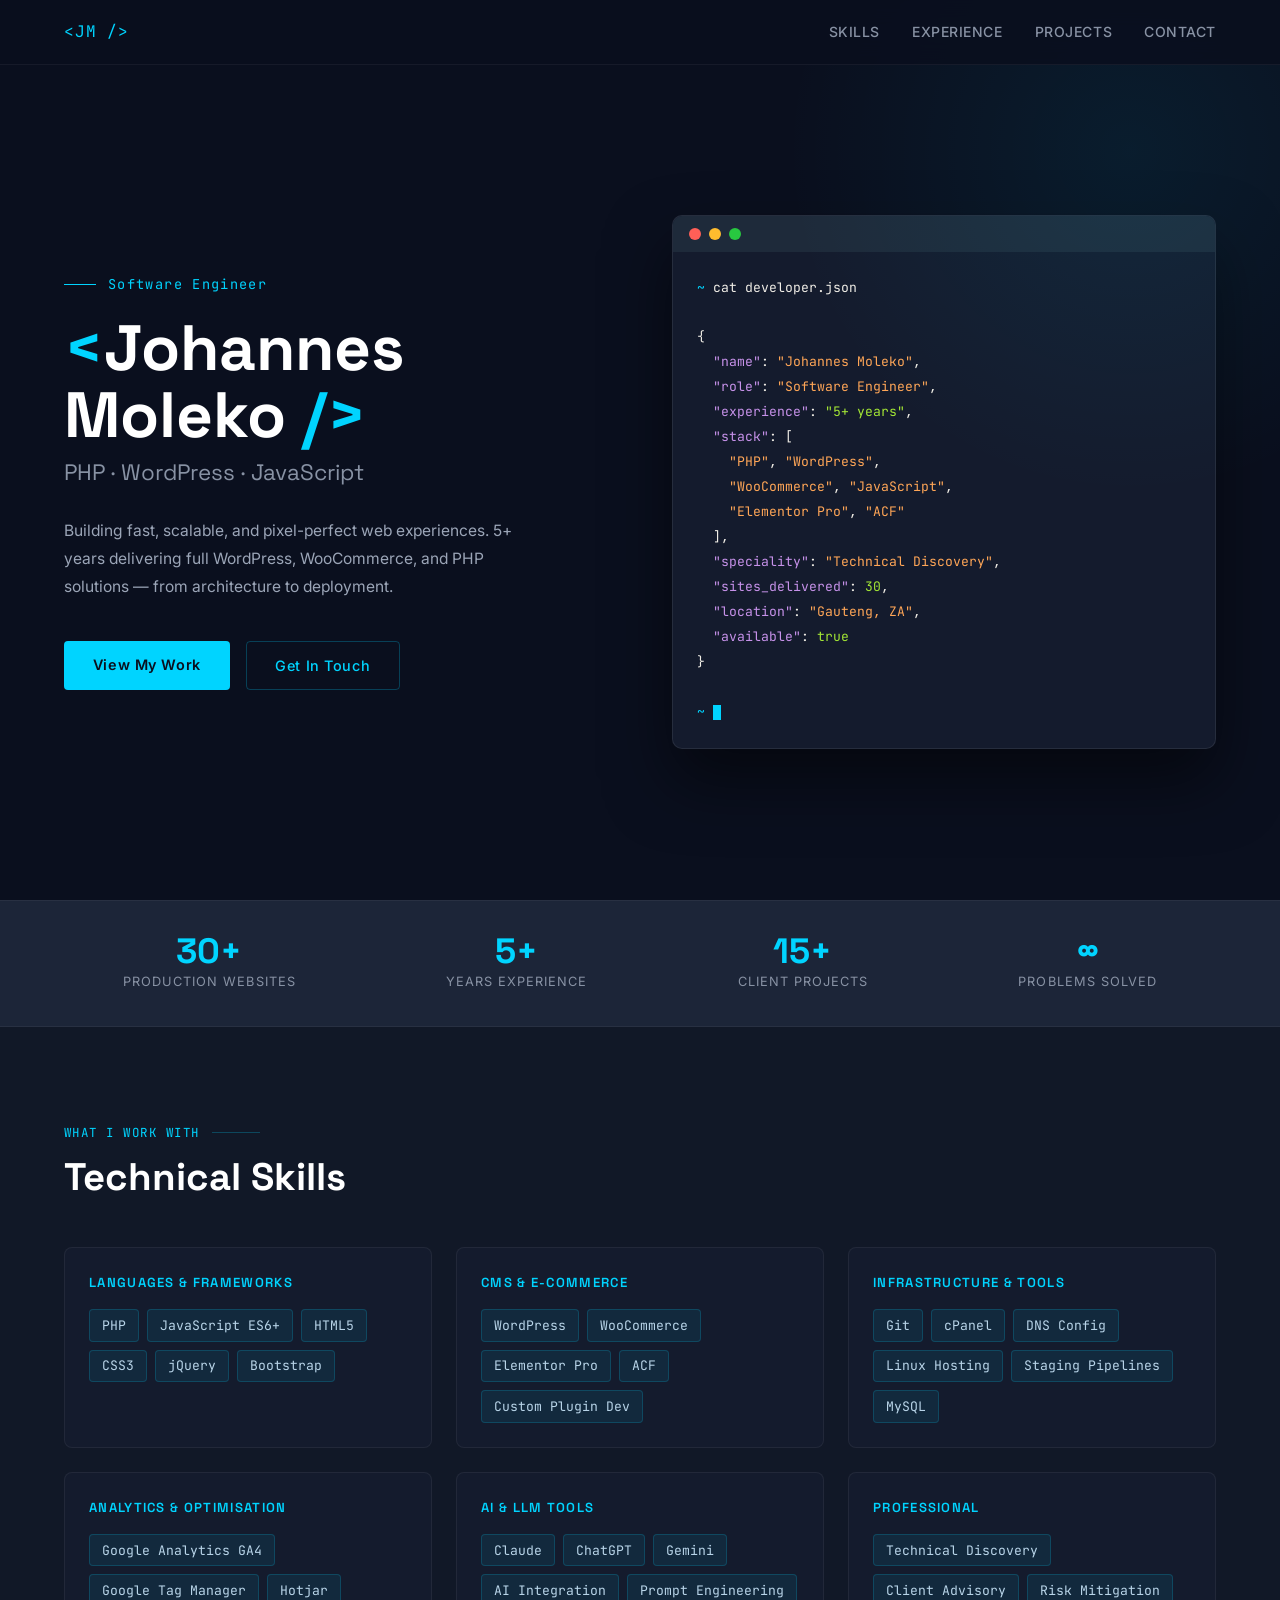
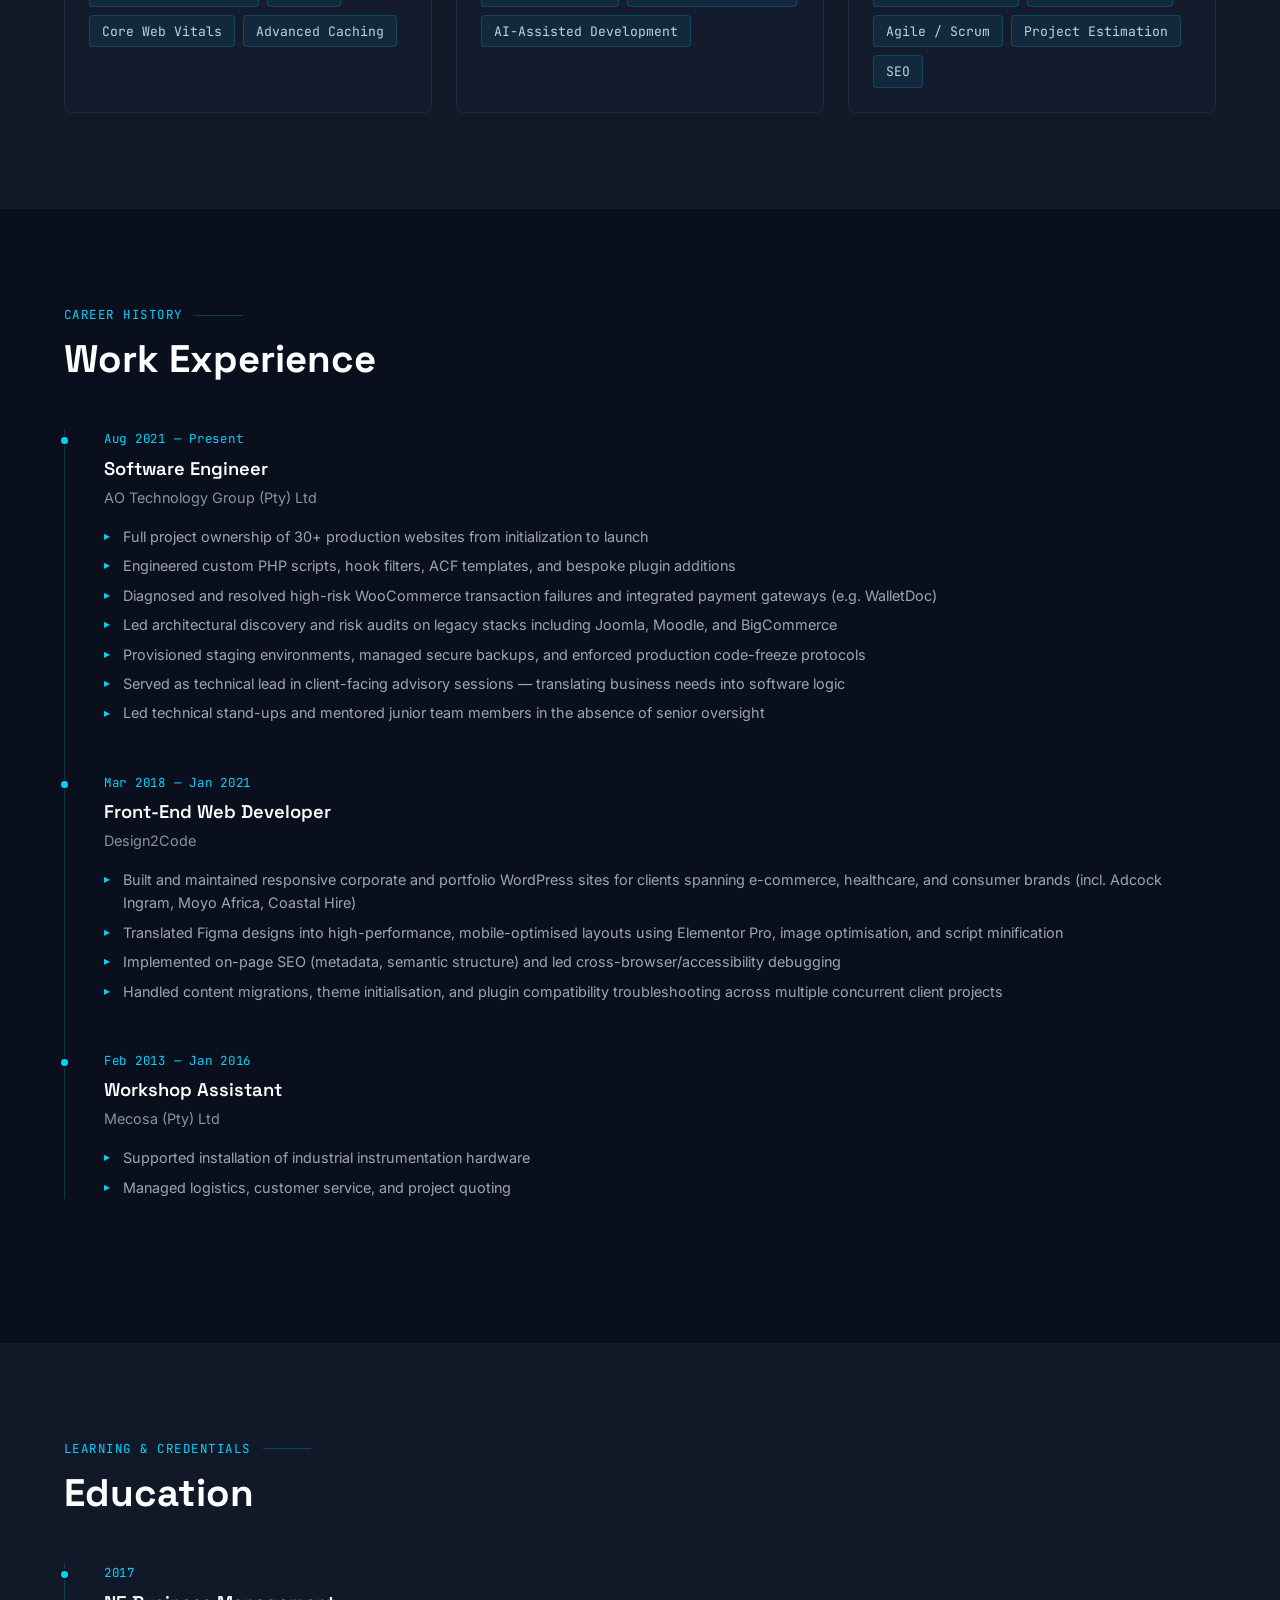
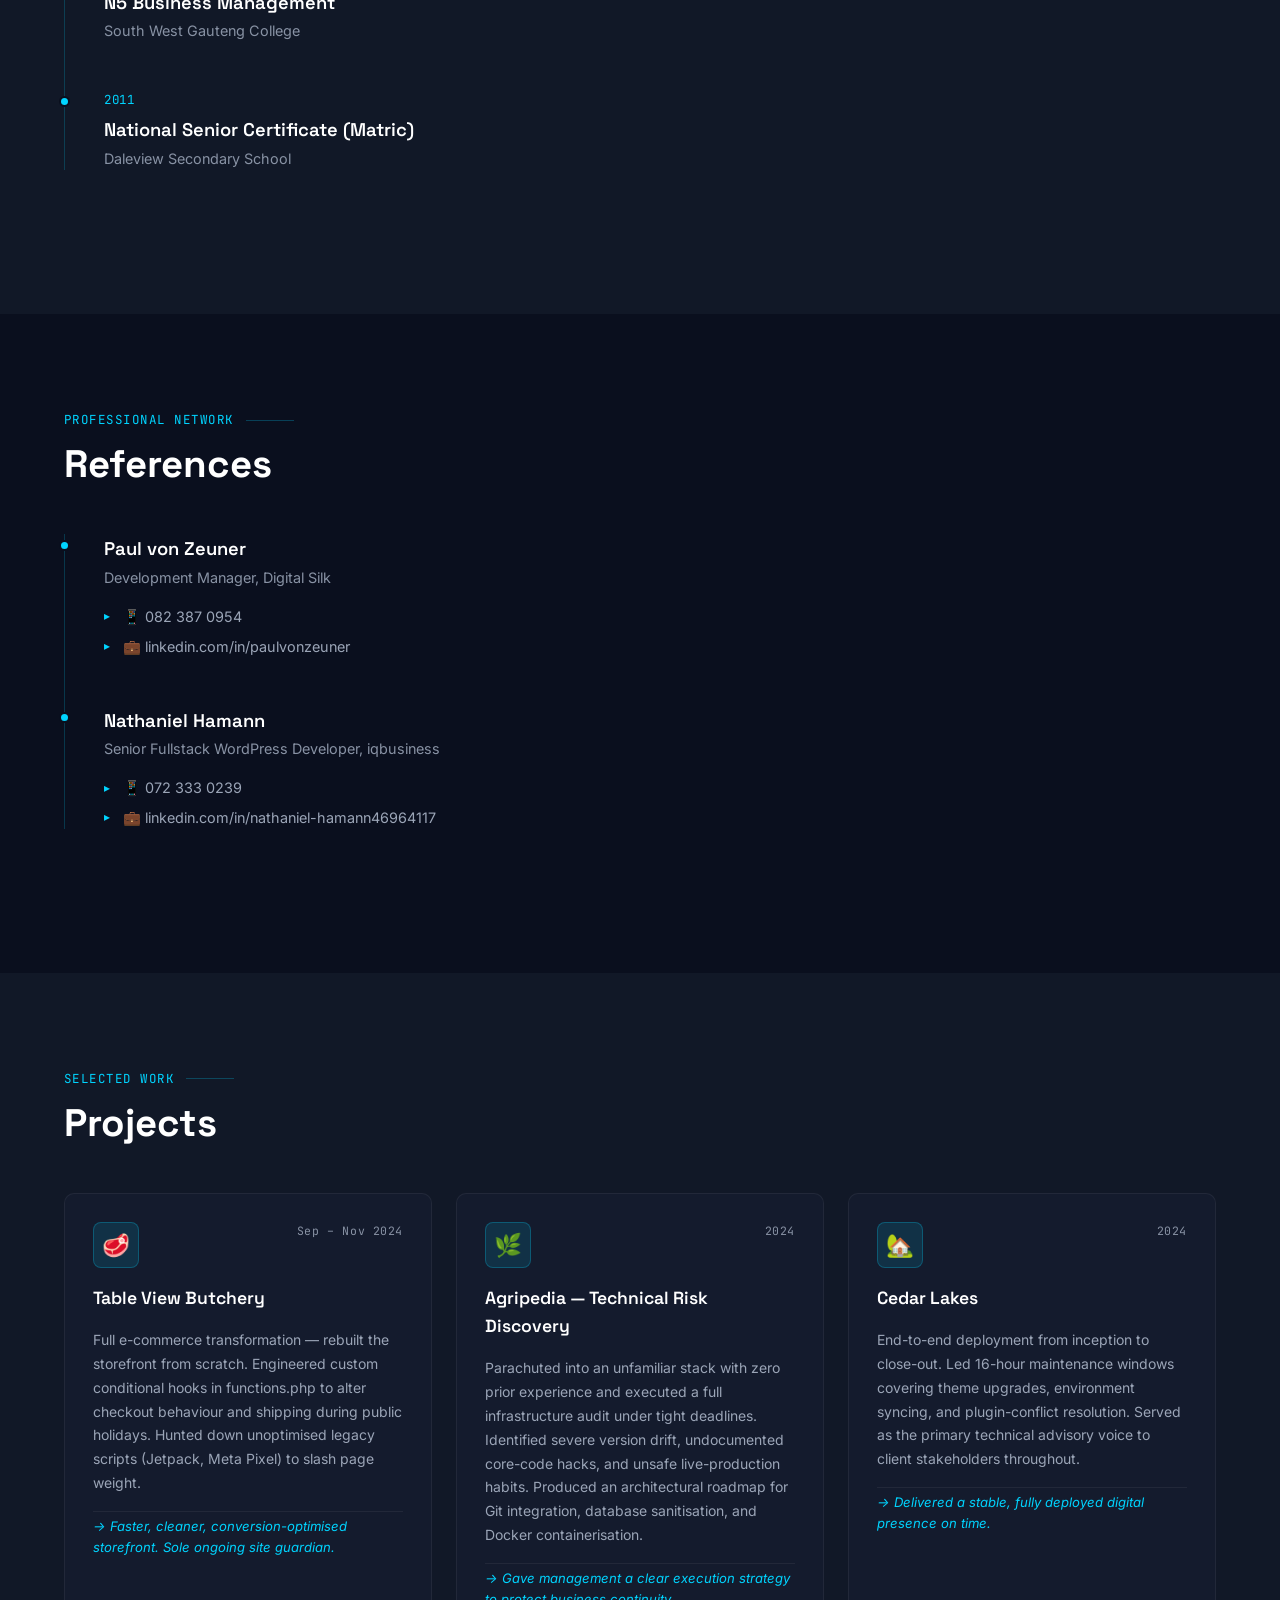
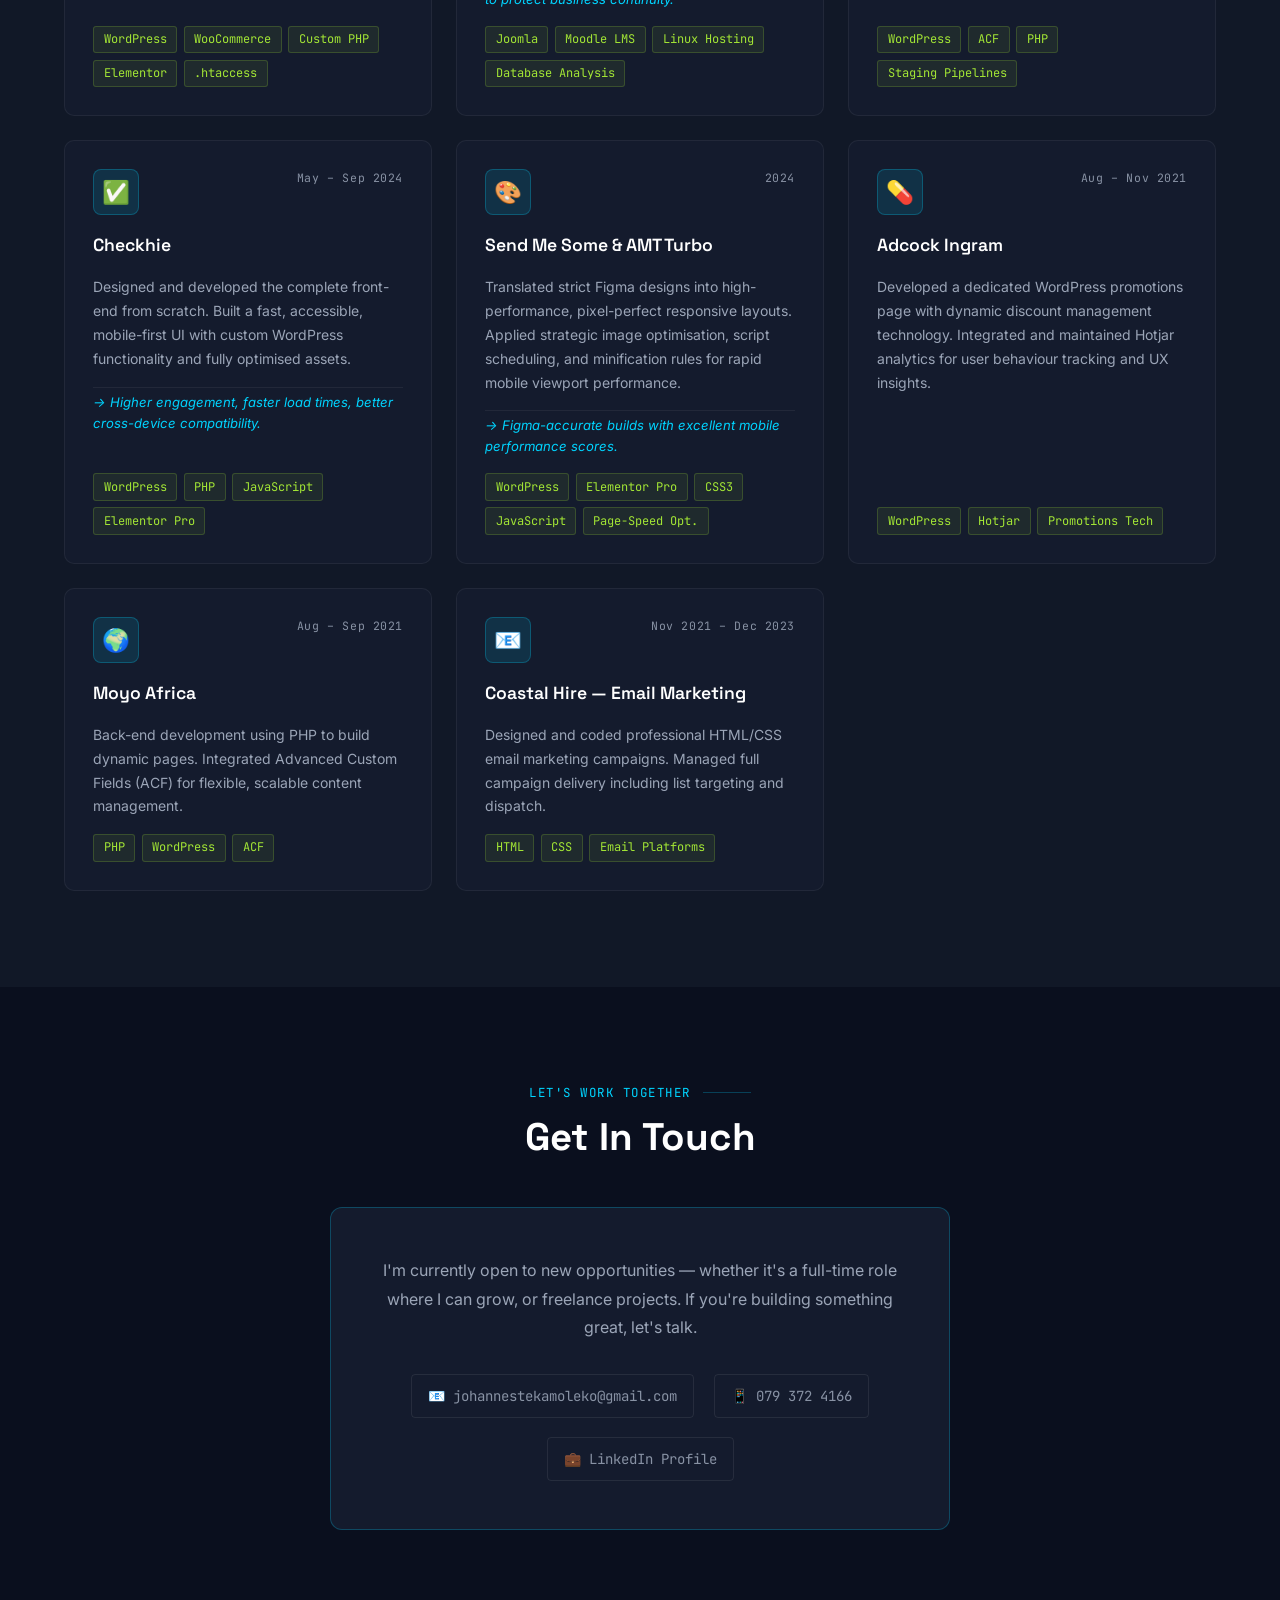
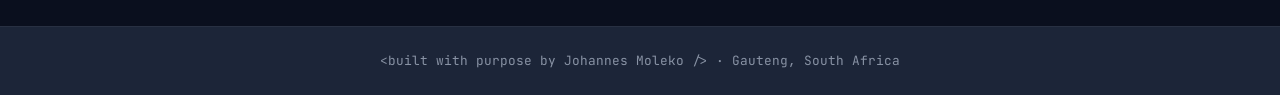
<file: JLMOLEKO.html>
<!DOCTYPE html>
<html lang="en">
<head>
<meta charset="UTF-8">
<meta name="viewport" content="width=device-width, initial-scale=1.0">
<title>Johannes Moleko — Software Engineer</title>
<link href="https://fonts.googleapis.com/css2?family=Space+Grotesk:wght@300;400;500;600;700&family=Inter:wght@300;400;500&family=JetBrains+Mono:wght@400;500&display=swap" rel="stylesheet">
<style>
  *, *::before, *::after { box-sizing: border-box; margin: 0; padding: 0; }

  :root {
    --navy: #0A0F1E;
    --navy-mid: #111827;
    --navy-light: #1C2538;
    --cyan: #00D4FF;
    --cyan-dim: rgba(0,212,255,0.12);
    --cyan-border: rgba(0,212,255,0.25);
    --cream: #F0EDE6;
    --slate: #8892A4;
    --white: #ffffff;
    --card-bg: #141B2D;
  }

  html { scroll-behavior: smooth; }

  body {
    background: var(--navy);
    color: var(--cream);
    font-family: 'Inter', sans-serif;
    font-size: 16px;
    line-height: 1.6;
    overflow-x: hidden;
  }

  /* NAV */
  nav {
    position: fixed; top: 0; left: 0; right: 0; z-index: 100;
    display: flex; justify-content: space-between; align-items: center;
    padding: 1.2rem 5%;
    background: rgba(10,15,30,0.85);
    backdrop-filter: blur(12px);
    border-bottom: 1px solid rgba(255,255,255,0.05);
  }
  .nav-logo {
    font-family: 'JetBrains Mono', monospace;
    font-size: 1rem; color: var(--cyan);
    text-decoration: none; letter-spacing: 0.05em;
  }
  .nav-links { display: flex; gap: 2rem; list-style: none; }
  .nav-links a {
    color: var(--slate); text-decoration: none; font-size: 0.875rem;
    font-weight: 500; letter-spacing: 0.04em; text-transform: uppercase;
    transition: color 0.2s;
  }
  .nav-links a:hover { color: var(--cyan); }

  /* HERO */
  .hero {
    min-height: 100vh;
    display: flex; align-items: center;
    padding: 8rem 5% 4rem;
    position: relative; overflow: hidden;
  }
  .hero::before {
    content: '';
    position: absolute; top: -200px; right: -200px;
    width: 700px; height: 700px;
    background: radial-gradient(circle, rgba(0,212,255,0.07) 0%, transparent 70%);
    pointer-events: none;
  }
  .hero-grid {
    display: grid; grid-template-columns: 1fr 1fr;
    gap: 4rem; align-items: center; max-width: 1200px; margin: 0 auto; width: 100%;
  }
  .hero-eyebrow {
    font-family: 'JetBrains Mono', monospace;
    font-size: 0.85rem; color: var(--cyan);
    letter-spacing: 0.1em; margin-bottom: 1.2rem;
    display: flex; align-items: center; gap: 0.75rem;
  }
  .hero-eyebrow::before {
    content: ''; display: block;
    width: 32px; height: 1px; background: var(--cyan);
  }
  .hero-name {
    font-family: 'Space Grotesk', sans-serif;
    font-size: clamp(2.5rem, 5vw, 4.5rem);
    font-weight: 700; line-height: 1.05;
    color: var(--white); margin-bottom: 0.5rem;
  }
  .hero-bracket { color: var(--cyan); }
  .hero-title {
    font-family: 'Space Grotesk', sans-serif;
    font-size: clamp(1rem, 2vw, 1.4rem);
    font-weight: 400; color: var(--slate);
    margin-bottom: 1.8rem; line-height: 1.4;
  }
  .hero-desc {
    color: #9BA5B7; font-size: 0.975rem;
    line-height: 1.8; margin-bottom: 2.5rem; max-width: 480px;
  }
  .hero-cta { display: flex; gap: 1rem; flex-wrap: wrap; }
  .btn-primary {
    background: var(--cyan); color: var(--navy);
    padding: 0.75rem 1.8rem; border-radius: 4px;
    font-weight: 600; font-size: 0.9rem;
    text-decoration: none; letter-spacing: 0.04em;
    transition: opacity 0.2s, transform 0.2s;
    display: inline-block;
  }
  .btn-primary:hover { opacity: 0.88; transform: translateY(-2px); }
  .btn-outline {
    border: 1px solid var(--cyan-border); color: var(--cyan);
    padding: 0.75rem 1.8rem; border-radius: 4px;
    font-weight: 500; font-size: 0.9rem;
    text-decoration: none; letter-spacing: 0.04em;
    transition: background 0.2s, transform 0.2s;
    display: inline-block;
  }
  .btn-outline:hover { background: var(--cyan-dim); transform: translateY(-2px); }

  /* Terminal card */
  .terminal {
    background: var(--card-bg);
    border: 1px solid rgba(255,255,255,0.08);
    border-radius: 10px; overflow: hidden;
    box-shadow: 0 32px 64px rgba(0,0,0,0.5);
  }
  .terminal-bar {
    background: #1E2A3A; padding: 0.75rem 1rem;
    display: flex; align-items: center; gap: 0.5rem;
  }
  .dot { width: 12px; height: 12px; border-radius: 50%; }
  .dot-red { background: #FF5F57; }
  .dot-yellow { background: #FEBC2E; }
  .dot-green { background: #28C840; }
  .terminal-body {
    padding: 1.5rem;
    font-family: 'JetBrains Mono', monospace;
    font-size: 0.82rem; line-height: 1.9;
  }
  .t-prompt { color: var(--cyan); }
  .t-cmd { color: var(--cream); }
  .t-key { color: #C792EA; }
  .t-val { color: #A3E635; }
  .t-str { color: #FFA657; }
  .t-comment { color: var(--slate); }
  .cursor {
    display: inline-block; width: 8px; height: 1.1em;
    background: var(--cyan); vertical-align: text-bottom;
    animation: blink 1.1s step-end infinite;
  }
  @keyframes blink { 50% { opacity: 0; } }

  /* STATS BAR */
  .stats-bar {
    background: var(--navy-light);
    border-top: 1px solid rgba(255,255,255,0.05);
    border-bottom: 1px solid rgba(255,255,255,0.05);
    padding: 2rem 5%;
  }
  .stats-inner {
    max-width: 1200px; margin: 0 auto;
    display: flex; justify-content: space-around; flex-wrap: wrap; gap: 2rem;
  }
  .stat { text-align: center; }
  .stat-num {
    font-family: 'Space Grotesk', sans-serif;
    font-size: 2.2rem; font-weight: 700; color: var(--cyan);
    display: block; line-height: 1;
  }
  .stat-label {
    font-size: 0.8rem; color: var(--slate);
    text-transform: uppercase; letter-spacing: 0.08em;
    margin-top: 0.3rem;
  }

  /* SECTION COMMON */
  section { padding: 6rem 5%; }
  .section-inner { max-width: 1200px; margin: 0 auto; }
  .section-label {
    font-family: 'JetBrains Mono', monospace;
    font-size: 0.78rem; color: var(--cyan);
    letter-spacing: 0.12em; text-transform: uppercase;
    display: flex; align-items: center; gap: 0.75rem;
    margin-bottom: 0.75rem;
  }
  .section-label::after {
    content: ''; flex: 1; max-width: 48px;
    height: 1px; background: var(--cyan-border);
  }
  .section-title {
    font-family: 'Space Grotesk', sans-serif;
    font-size: clamp(1.8rem, 3vw, 2.6rem);
    font-weight: 700; color: var(--white);
    margin-bottom: 3rem; line-height: 1.15;
  }

  /* SKILLS */
  .skills-section { background: var(--navy-mid); }
  .skills-grid {
    display: grid; grid-template-columns: repeat(auto-fit, minmax(280px, 1fr));
    gap: 1.5rem;
  }
  .skill-group {
    background: var(--card-bg);
    border: 1px solid rgba(255,255,255,0.06);
    border-radius: 8px; padding: 1.5rem;
    transition: border-color 0.2s;
  }
  .skill-group:hover { border-color: var(--cyan-border); }
  .skill-group-title {
    font-family: 'Space Grotesk', sans-serif;
    font-size: 0.82rem; font-weight: 600;
    color: var(--cyan); text-transform: uppercase;
    letter-spacing: 0.1em; margin-bottom: 1rem;
  }
  .skill-tags { display: flex; flex-wrap: wrap; gap: 0.5rem; }
  .tag {
    background: rgba(0,212,255,0.08);
    border: 1px solid rgba(0,212,255,0.18);
    color: #B8D4E8; padding: 0.3rem 0.75rem;
    border-radius: 4px; font-size: 0.82rem;
    font-family: 'JetBrains Mono', monospace;
  }

  /* EXPERIENCE */
  .timeline { position: relative; }
  .timeline::before {
    content: ''; position: absolute;
    left: 0; top: 0; bottom: 0;
    width: 1px; background: rgba(0,212,255,0.2);
  }
  .timeline-item {
    padding-left: 2.5rem; margin-bottom: 3rem; position: relative;
  }
  .timeline-item::before {
    content: ''; position: absolute; left: -5px; top: 6px;
    width: 11px; height: 11px; border-radius: 50%;
    background: var(--cyan); border: 2px solid var(--navy);
  }
  .timeline-period {
    font-family: 'JetBrains Mono', monospace;
    font-size: 0.78rem; color: var(--cyan);
    letter-spacing: 0.06em; margin-bottom: 0.3rem;
  }
  .timeline-role {
    font-family: 'Space Grotesk', sans-serif;
    font-size: 1.15rem; font-weight: 600;
    color: var(--white); margin-bottom: 0.15rem;
  }
  .timeline-company {
    font-size: 0.9rem; color: var(--slate); margin-bottom: 1rem;
  }
  .timeline-list {
    list-style: none; display: flex; flex-direction: column; gap: 0.4rem;
  }
  .timeline-list li {
    font-size: 0.9rem; color: #9BA5B7;
    padding-left: 1.2rem; position: relative;
  }
  .timeline-list li::before {
    content: '▸'; position: absolute; left: 0;
    color: var(--cyan); font-size: 0.75rem; top: 0.1em;
  }

  /* PROJECTS */
  .projects-section { background: var(--navy-mid); }
  .projects-grid {
    display: grid; grid-template-columns: repeat(auto-fill, minmax(340px, 1fr));
    gap: 1.5rem;
  }
  .project-card {
    background: var(--card-bg);
    border: 1px solid rgba(255,255,255,0.06);
    border-radius: 10px; padding: 1.75rem;
    display: flex; flex-direction: column; gap: 1rem;
    transition: border-color 0.25s, transform 0.25s;
  }
  .project-card:hover { border-color: var(--cyan-border); transform: translateY(-4px); }
  .project-header { display: flex; justify-content: space-between; align-items: flex-start; }
  .project-icon {
    font-size: 1.4rem; background: var(--cyan-dim);
    border: 1px solid var(--cyan-border);
    width: 46px; height: 46px; border-radius: 8px;
    display: flex; align-items: center; justify-content: center;
  }
  .project-period {
    font-family: 'JetBrains Mono', monospace;
    font-size: 0.72rem; color: var(--slate);
    letter-spacing: 0.05em; text-align: right;
  }
  .project-name {
    font-family: 'Space Grotesk', sans-serif;
    font-size: 1.1rem; font-weight: 600; color: var(--white);
  }
  .project-desc { font-size: 0.875rem; color: #9BA5B7; line-height: 1.7; }
  .project-impact {
    font-size: 0.82rem; color: var(--cyan);
    font-style: italic; padding-top: 0.25rem;
    border-top: 1px solid rgba(255,255,255,0.06);
  }
  .project-stack { display: flex; flex-wrap: wrap; gap: 0.4rem; margin-top: auto; }
  .stack-tag {
    background: rgba(163,230,53,0.08); border: 1px solid rgba(163,230,53,0.2);
    color: #A3E635; padding: 0.2rem 0.6rem;
    border-radius: 3px; font-size: 0.75rem;
    font-family: 'JetBrains Mono', monospace;
  }

  /* CONTACT */
  .contact-section { text-align: center; }
  .contact-card {
    max-width: 620px; margin: 0 auto;
    background: var(--card-bg);
    border: 1px solid var(--cyan-border);
    border-radius: 12px; padding: 3rem 2.5rem;
  }
  .contact-card p { color: #9BA5B7; margin-bottom: 2rem; line-height: 1.8; }
  .contact-links { display: flex; justify-content: center; gap: 1.2rem; flex-wrap: wrap; }
  .contact-link {
    display: flex; align-items: center; gap: 0.5rem;
    color: var(--slate); text-decoration: none;
    font-size: 0.875rem; font-family: 'JetBrains Mono', monospace;
    padding: 0.6rem 1rem; border-radius: 4px;
    border: 1px solid rgba(255,255,255,0.08);
    transition: color 0.2s, border-color 0.2s;
  }
  .contact-link:hover { color: var(--cyan); border-color: var(--cyan-border); }

  /* FOOTER */
  footer {
    background: var(--navy-light);
    border-top: 1px solid rgba(255,255,255,0.05);
    padding: 1.5rem 5%; text-align: center;
    font-size: 0.8rem; color: var(--slate);
    font-family: 'JetBrains Mono', monospace;
  }

  /* RESPONSIVE */
  @media (max-width: 768px) {
    .hero-grid { grid-template-columns: 1fr; gap: 3rem; }
    .terminal { display: none; }
    .nav-links { display: none; }
    .projects-grid { grid-template-columns: 1fr; }
    section { padding: 4rem 5%; }
  }
</style>
</head>
<body>

<nav>
  <a href="#" class="nav-logo">&lt;JM /&gt;</a>
  <ul class="nav-links">
    <li><a href="#skills">Skills</a></li>
    <li><a href="#experience">Experience</a></li>
    <li><a href="#projects">Projects</a></li>
    <li><a href="#contact">Contact</a></li>
  </ul>
</nav>

<!-- HERO -->
<section class="hero" id="home">
  <div class="hero-grid">
    <div>
      <div class="hero-eyebrow">Software Engineer</div>
      <h1 class="hero-name">
        <span class="hero-bracket">&lt;</span>Johannes<br>Moleko<span class="hero-bracket"> /&gt;</span>
      </h1>
      <p class="hero-title">PHP · WordPress · JavaScript</p>
      <p class="hero-desc">
        Building fast, scalable, and pixel-perfect web experiences. 
        5+ years delivering full WordPress, WooCommerce, and PHP solutions — 
        from architecture to deployment.
      </p>
      <div class="hero-cta">
        <a href="#projects" class="btn-primary">View My Work</a>
        <a href="#contact" class="btn-outline">Get In Touch</a>
      </div>
    </div>
    <div class="terminal">
      <div class="terminal-bar">
        <div class="dot dot-red"></div>
        <div class="dot dot-yellow"></div>
        <div class="dot dot-green"></div>
      </div>
      <div class="terminal-body">
        <div><span class="t-prompt">~</span> <span class="t-cmd">cat developer.json</span></div>
        <div>&nbsp;</div>
        <div>{</div>
        <div>&nbsp;&nbsp;<span class="t-key">"name"</span>: <span class="t-str">"Johannes Moleko"</span>,</div>
        <div>&nbsp;&nbsp;<span class="t-key">"role"</span>: <span class="t-str">"Software Engineer"</span>,</div>
        <div>&nbsp;&nbsp;<span class="t-key">"experience"</span>: <span class="t-val">"5+ years"</span>,</div>
        <div>&nbsp;&nbsp;<span class="t-key">"stack"</span>: [</div>
        <div>&nbsp;&nbsp;&nbsp;&nbsp;<span class="t-str">"PHP"</span>, <span class="t-str">"WordPress"</span>,</div>
        <div>&nbsp;&nbsp;&nbsp;&nbsp;<span class="t-str">"WooCommerce"</span>, <span class="t-str">"JavaScript"</span>,</div>
        <div>&nbsp;&nbsp;&nbsp;&nbsp;<span class="t-str">"Elementor Pro"</span>, <span class="t-str">"ACF"</span></div>
        <div>&nbsp;&nbsp;],</div>
        <div>&nbsp;&nbsp;<span class="t-key">"speciality"</span>: <span class="t-str">"Technical Discovery"</span>,</div>
        <div>&nbsp;&nbsp;<span class="t-key">"sites_delivered"</span>: <span class="t-val">30</span>,</div>
        <div>&nbsp;&nbsp;<span class="t-key">"location"</span>: <span class="t-str">"Gauteng, ZA"</span>,</div>
        <div>&nbsp;&nbsp;<span class="t-key">"available"</span>: <span class="t-val">true</span></div>
        <div>}</div>
        <div>&nbsp;</div>
        <div><span class="t-prompt">~</span> <span class="cursor"></span></div>
      </div>
    </div>
  </div>
</section>

<!-- STATS -->
<div class="stats-bar">
  <div class="stats-inner">
    <div class="stat">
      <span class="stat-num">30+</span>
      <span class="stat-label">Production Websites</span>
    </div>
    <div class="stat">
      <span class="stat-num">5+</span>
      <span class="stat-label">Years Experience</span>
    </div>
    <div class="stat">
      <span class="stat-num">15+</span>
      <span class="stat-label">Client Projects</span>
    </div>
    <div class="stat">
      <span class="stat-num">∞</span>
      <span class="stat-label">Problems Solved</span>
    </div>
  </div>
</div>

<!-- SKILLS -->
<section class="skills-section" id="skills">
  <div class="section-inner">
    <div class="section-label">What I work with</div>
    <h2 class="section-title">Technical Skills</h2>
    <div class="skills-grid">
      <div class="skill-group">
        <div class="skill-group-title">Languages & Frameworks</div>
        <div class="skill-tags">
          <span class="tag">PHP</span>
          <span class="tag">JavaScript ES6+</span>
          <span class="tag">HTML5</span>
          <span class="tag">CSS3</span>
          <span class="tag">jQuery</span>
          <span class="tag">Bootstrap</span>
        </div>
      </div>
      <div class="skill-group">
        <div class="skill-group-title">CMS & E-commerce</div>
        <div class="skill-tags">
          <span class="tag">WordPress</span>
          <span class="tag">WooCommerce</span>
          <span class="tag">Elementor Pro</span>
          <span class="tag">ACF</span>
          <span class="tag">Custom Plugin Dev</span>
        </div>
      </div>
      <div class="skill-group">
        <div class="skill-group-title">Infrastructure & Tools</div>
        <div class="skill-tags">
          <span class="tag">Git</span>
          <span class="tag">cPanel</span>
          <span class="tag">DNS Config</span>
          <span class="tag">Linux Hosting</span>
          <span class="tag">Staging Pipelines</span>
          <span class="tag">MySQL</span>
        </div>
      </div>
      <div class="skill-group">
        <div class="skill-group-title">Analytics & Optimisation</div>
        <div class="skill-tags">
          <span class="tag">Google Analytics GA4</span>
          <span class="tag">Google Tag Manager</span>
          <span class="tag">Hotjar</span>
          <span class="tag">Core Web Vitals</span>
          <span class="tag">Advanced Caching</span>
        </div>
      </div>
      <div class="skill-group">
        <div class="skill-group-title">AI & LLM Tools</div>
        <div class="skill-tags">
          <span class="tag">Claude</span>
          <span class="tag">ChatGPT</span>
          <span class="tag">Gemini</span>
          <span class="tag">AI Integration</span>
          <span class="tag">Prompt Engineering</span>
          <span class="tag">AI-Assisted Development</span>
        </div>
      </div>
      <div class="skill-group">
        <div class="skill-group-title">Professional</div>
        <div class="skill-tags">
          <span class="tag">Technical Discovery</span>
          <span class="tag">Client Advisory</span>
          <span class="tag">Risk Mitigation</span>
          <span class="tag">Agile / Scrum</span>
          <span class="tag">Project Estimation</span>
          <span class="tag">SEO</span>
        </div>
      </div>
    </div>
  </div>
</section>

<!-- EXPERIENCE -->
<section id="experience">
  <div class="section-inner">
    <div class="section-label">Career history</div>
    <h2 class="section-title">Work Experience</h2>
    <div class="timeline">
      <div class="timeline-item">
        <div class="timeline-period">Aug 2021 — Present</div>
        <div class="timeline-role">Software Engineer</div>
        <div class="timeline-company">AO Technology Group (Pty) Ltd</div>
        <ul class="timeline-list">
          <li>Full project ownership of 30+ production websites from initialization to launch</li>
          <li>Engineered custom PHP scripts, hook filters, ACF templates, and bespoke plugin additions</li>
          <li>Diagnosed and resolved high-risk WooCommerce transaction failures and integrated payment gateways (e.g. WalletDoc)</li>
          <li>Led architectural discovery and risk audits on legacy stacks including Joomla, Moodle, and BigCommerce</li>
          <li>Provisioned staging environments, managed secure backups, and enforced production code-freeze protocols</li>
          <li>Served as technical lead in client-facing advisory sessions — translating business needs into software logic</li>
          <li>Led technical stand-ups and mentored junior team members in the absence of senior oversight</li>
        </ul>
      </div>
      <div class="timeline-item">
        <div class="timeline-period">Mar 2018 — Jan 2021</div>
        <div class="timeline-role">Front-End Web Developer</div>
        <div class="timeline-company">Design2Code</div>
        <ul class="timeline-list">
          <li>Built and maintained responsive corporate and portfolio WordPress sites for clients spanning e-commerce, healthcare, and consumer brands (incl. Adcock Ingram, Moyo Africa, Coastal Hire)</li>
          <li>Translated Figma designs into high-performance, mobile-optimised layouts using Elementor Pro, image optimisation, and script minification</li>
          <li>Implemented on-page SEO (metadata, semantic structure) and led cross-browser/accessibility debugging</li>
          <li>Handled content migrations, theme initialisation, and plugin compatibility troubleshooting across multiple concurrent client projects</li>
        </ul>
      </div>
      <div class="timeline-item">
        <div class="timeline-period">Feb 2013 — Jan 2016</div>
        <div class="timeline-role">Workshop Assistant</div>
        <div class="timeline-company">Mecosa (Pty) Ltd</div>
        <ul class="timeline-list">
          <li>Supported installation of industrial instrumentation hardware</li>
          <li>Managed logistics, customer service, and project quoting</li>
        </ul>
      </div>
    </div>
  </div>
</section>

<!-- EDUCATION -->
<section class="skills-section" id="education">
  <div class="section-inner">
    <div class="section-label">Learning & credentials</div>
    <h2 class="section-title">Education</h2>
    <div class="timeline">
      <div class="timeline-item">
        <div class="timeline-period">2017</div>
        <div class="timeline-role">N5 Business Management</div>
        <div class="timeline-company">South West Gauteng College</div>
      </div>
      <div class="timeline-item">
        <div class="timeline-period">2011</div>
        <div class="timeline-role">National Senior Certificate (Matric)</div>
        <div class="timeline-company">Daleview Secondary School</div>
      </div>
    </div>
  </div>
</section>

<!-- REFERENCES -->
<section id="references">
  <div class="section-inner">
    <div class="section-label">Professional network</div>
    <h2 class="section-title">References</h2>
    <div class="timeline">
      <div class="timeline-item">
        <div class="timeline-role">Paul von Zeuner</div>
        <div class="timeline-company">Development Manager, Digital Silk</div>
        <ul class="timeline-list">
          <li>📱 082 387 0954</li>
          <li>💼 linkedin.com/in/paulvonzeuner</li>
        </ul>
      </div>
      <div class="timeline-item">
        <div class="timeline-role">Nathaniel Hamann</div>
        <div class="timeline-company">Senior Fullstack WordPress Developer, iqbusiness</div>
        <ul class="timeline-list">
          <li>📱 072 333 0239</li>
          <li>💼 linkedin.com/in/nathaniel-hamann46964117</li>
        </ul>
      </div>
    </div>
  </div>
</section>

<!-- PROJECTS -->
<section class="projects-section" id="projects">
  <div class="section-inner">
    <div class="section-label">Selected work</div>
    <h2 class="section-title">Projects</h2>
    <div class="projects-grid">

      <div class="project-card">
        <div class="project-header">
          <div class="project-icon">🥩</div>
          <div class="project-period">Sep – Nov 2024</div>
        </div>
        <div class="project-name">Table View Butchery</div>
        <div class="project-desc">Full e-commerce transformation — rebuilt the storefront from scratch. Engineered custom conditional hooks in functions.php to alter checkout behaviour and shipping during public holidays. Hunted down unoptimised legacy scripts (Jetpack, Meta Pixel) to slash page weight.</div>
        <div class="project-impact">→ Faster, cleaner, conversion-optimised storefront. Sole ongoing site guardian.</div>
        <div class="project-stack">
          <span class="stack-tag">WordPress</span>
          <span class="stack-tag">WooCommerce</span>
          <span class="stack-tag">Custom PHP</span>
          <span class="stack-tag">Elementor</span>
          <span class="stack-tag">.htaccess</span>
        </div>
      </div>

      <div class="project-card">
        <div class="project-header">
          <div class="project-icon">🌿</div>
          <div class="project-period">2024</div>
        </div>
        <div class="project-name">Agripedia — Technical Risk Discovery</div>
        <div class="project-desc">Parachuted into an unfamiliar stack with zero prior experience and executed a full infrastructure audit under tight deadlines. Identified severe version drift, undocumented core-code hacks, and unsafe live-production habits. Produced an architectural roadmap for Git integration, database sanitisation, and Docker containerisation.</div>
        <div class="project-impact">→ Gave management a clear execution strategy to protect business continuity.</div>
        <div class="project-stack">
          <span class="stack-tag">Joomla</span>
          <span class="stack-tag">Moodle LMS</span>
          <span class="stack-tag">Linux Hosting</span>
          <span class="stack-tag">Database Analysis</span>
        </div>
      </div>

      <div class="project-card">
        <div class="project-header">
          <div class="project-icon">🏡</div>
          <div class="project-period">2024</div>
        </div>
        <div class="project-name">Cedar Lakes</div>
        <div class="project-desc">End-to-end deployment from inception to close-out. Led 16-hour maintenance windows covering theme upgrades, environment syncing, and plugin-conflict resolution. Served as the primary technical advisory voice to client stakeholders throughout.</div>
        <div class="project-impact">→ Delivered a stable, fully deployed digital presence on time.</div>
        <div class="project-stack">
          <span class="stack-tag">WordPress</span>
          <span class="stack-tag">ACF</span>
          <span class="stack-tag">PHP</span>
          <span class="stack-tag">Staging Pipelines</span>
        </div>
      </div>

      <div class="project-card">
        <div class="project-header">
          <div class="project-icon">✅</div>
          <div class="project-period">May – Sep 2024</div>
        </div>
        <div class="project-name">Checkhie</div>
        <div class="project-desc">Designed and developed the complete front-end from scratch. Built a fast, accessible, mobile-first UI with custom WordPress functionality and fully optimised assets.</div>
        <div class="project-impact">→ Higher engagement, faster load times, better cross-device compatibility.</div>
        <div class="project-stack">
          <span class="stack-tag">WordPress</span>
          <span class="stack-tag">PHP</span>
          <span class="stack-tag">JavaScript</span>
          <span class="stack-tag">Elementor Pro</span>
        </div>
      </div>

      <div class="project-card">
        <div class="project-header">
          <div class="project-icon">🎨</div>
          <div class="project-period">2024</div>
        </div>
        <div class="project-name">Send Me Some & AMT Turbo</div>
        <div class="project-desc">Translated strict Figma designs into high-performance, pixel-perfect responsive layouts. Applied strategic image optimisation, script scheduling, and minification rules for rapid mobile viewport performance.</div>
        <div class="project-impact">→ Figma-accurate builds with excellent mobile performance scores.</div>
        <div class="project-stack">
          <span class="stack-tag">WordPress</span>
          <span class="stack-tag">Elementor Pro</span>
          <span class="stack-tag">CSS3</span>
          <span class="stack-tag">JavaScript</span>
          <span class="stack-tag">Page-Speed Opt.</span>
        </div>
      </div>

      <div class="project-card">
        <div class="project-header">
          <div class="project-icon">💊</div>
          <div class="project-period">Aug – Nov 2021</div>
        </div>
        <div class="project-name">Adcock Ingram</div>
        <div class="project-desc">Developed a dedicated WordPress promotions page with dynamic discount management technology. Integrated and maintained Hotjar analytics for user behaviour tracking and UX insights.</div>
        <div class="project-stack">
          <span class="stack-tag">WordPress</span>
          <span class="stack-tag">Hotjar</span>
          <span class="stack-tag">Promotions Tech</span>
        </div>
      </div>

      <div class="project-card">
        <div class="project-header">
          <div class="project-icon">🌍</div>
          <div class="project-period">Aug – Sep 2021</div>
        </div>
        <div class="project-name">Moyo Africa</div>
        <div class="project-desc">Back-end development using PHP to build dynamic pages. Integrated Advanced Custom Fields (ACF) for flexible, scalable content management.</div>
        <div class="project-stack">
          <span class="stack-tag">PHP</span>
          <span class="stack-tag">WordPress</span>
          <span class="stack-tag">ACF</span>
        </div>
      </div>

      <div class="project-card">
        <div class="project-header">
          <div class="project-icon">📧</div>
          <div class="project-period">Nov 2021 – Dec 2023</div>
        </div>
        <div class="project-name">Coastal Hire — Email Marketing</div>
        <div class="project-desc">Designed and coded professional HTML/CSS email marketing campaigns. Managed full campaign delivery including list targeting and dispatch.</div>
        <div class="project-stack">
          <span class="stack-tag">HTML</span>
          <span class="stack-tag">CSS</span>
          <span class="stack-tag">Email Platforms</span>
        </div>
      </div>

    </div>
  </div>
</section>

<!-- CONTACT -->
<section class="contact-section" id="contact">
  <div class="section-inner">
    <div class="section-label" style="justify-content: center;">Let's work together</div>
    <h2 class="section-title" style="text-align:center;">Get In Touch</h2>
    <div class="contact-card">
      <p>I'm currently open to new opportunities — whether it's a full-time role where I can grow, or freelance projects. If you're building something great, let's talk.</p>
      <div class="contact-links">
        <a href="mailto:johannestekamoleko@gmail.com" class="contact-link">
          📧 johannestekamoleko@gmail.com
        </a>
        <a href="tel:0793724166" class="contact-link">
          📱 079 372 4166
        </a>
        <a href="https://www.linkedin.com/in/johannes-moleko/" target="_blank" class="contact-link">
          💼 LinkedIn Profile
        </a>
      </div>
    </div>
  </div>
</section>

<footer>
  &lt;built with purpose by Johannes Moleko /&gt; · Gauteng, South Africa
</footer>

</body>
</html>
</file>
<file: styles.css>
*, *::before, *::after { box-sizing: border-box; margin: 0; padding: 0; }

:root {
  --navy: #0A0F1E;
  --navy-mid: #0E1424;
  --navy-light: #1C2538;
  --card-bg: #131A2C;
  --cyan: #00D4FF;
  --cyan-dim: rgba(0,212,255,0.10);
  --cyan-border: rgba(0,212,255,0.28);
  --lime: #A3E635;
  --cream: #F0EDE6;
  --text: #A7B0C0;
  --slate: #8892A4;
  --white: #ffffff;
  --line: rgba(255,255,255,0.07);
  --radius: 12px;
  --max: 1200px;
}

html { scroll-behavior: smooth; }

body {
  background: var(--navy);
  color: var(--cream);
  font-family: 'Inter', system-ui, sans-serif;
  font-size: 16px;
  line-height: 1.6;
  overflow-x: hidden;
  -webkit-font-smoothing: antialiased;
}

img { max-width: 100%; display: block; }
ul, ol { list-style: none; }
h1, h2, h3 { font-family: 'Space Grotesk', sans-serif; color: var(--white); }

section[id], div[id] { scroll-margin-top: 5rem; }

a:focus-visible, button:focus-visible {
  outline: 2px solid var(--cyan);
  outline-offset: 3px;
  border-radius: 4px;
}

.skip-link {
  position: absolute; left: -9999px; top: 0; z-index: 200;
  background: var(--cyan); color: var(--navy);
  padding: 0.6rem 1rem; border-radius: 0 0 4px 0;
  font-size: 0.875rem; text-decoration: none;
}
.skip-link:focus { left: 0; }

/* ---------- NAV ---------- */
.site-header {
  position: fixed; inset: 0 0 auto 0; z-index: 100;
  background: rgba(10,15,30,0.78);
  backdrop-filter: blur(14px);
  -webkit-backdrop-filter: blur(14px);
  border-bottom: 1px solid transparent;
  transition: border-color .3s, background .3s;
}
.site-header.scrolled { border-bottom-color: var(--line); background: rgba(10,15,30,0.92); }
.nav {
  max-width: var(--max); margin: 0 auto;
  display: flex; justify-content: space-between; align-items: center;
  padding: 1rem 5%;
}
.nav-logo {
  display: flex; align-items: center; gap: .6rem;
  font-family: 'JetBrains Mono', monospace;
  font-size: .95rem; color: var(--cyan);
  text-decoration: none; letter-spacing: .05em;
}
.nav-links { display: flex; align-items: center; gap: 1.8rem; }
.nav-links a {
  color: var(--slate); text-decoration: none; font-size: .82rem;
  font-weight: 500; letter-spacing: .06em; text-transform: uppercase;
  transition: color .2s;
}
.nav-links a:hover, .nav-links a.active { color: var(--cyan); }
.nav-links .nav-cta {
  color: var(--navy); background: var(--cyan);
  padding: .5rem 1rem; border-radius: 6px; font-weight: 600;
}
.nav-links .nav-cta:hover { color: var(--navy); opacity: .88; }

.nav-toggle {
  display: none; background: none; border: 0; cursor: pointer;
  width: 40px; height: 40px; padding: 10px 8px;
  flex-direction: column; justify-content: space-between;
}
.nav-toggle span {
  display: block; height: 2px; width: 100%;
  background: var(--cream); border-radius: 2px;
  transition: transform .25s, opacity .25s;
}
.nav-toggle[aria-expanded="true"] span:nth-child(1) { transform: translateY(8px) rotate(45deg); }
.nav-toggle[aria-expanded="true"] span:nth-child(2) { opacity: 0; }
.nav-toggle[aria-expanded="true"] span:nth-child(3) { transform: translateY(-8px) rotate(-45deg); }

/* ---------- HERO ---------- */
.hero {
  min-height: 100vh;
  display: flex; align-items: center;
  padding: 8rem 5% 5rem;
  position: relative; overflow: hidden;
}
.hero::before {
  content: '';
  position: absolute; top: -220px; right: -180px;
  width: 760px; height: 760px;
  background: radial-gradient(circle, rgba(0,212,255,0.09) 0%, transparent 68%);
  pointer-events: none;
}
.hero::after {
  content: '';
  position: absolute; inset: 0;
  background-image:
    linear-gradient(rgba(255,255,255,0.025) 1px, transparent 1px),
    linear-gradient(90deg, rgba(255,255,255,0.025) 1px, transparent 1px);
  background-size: 56px 56px;
  mask-image: radial-gradient(ellipse at 70% 40%, #000 0%, transparent 70%);
  -webkit-mask-image: radial-gradient(ellipse at 70% 40%, #000 0%, transparent 70%);
  pointer-events: none;
}
.hero-grid {
  position: relative; z-index: 1;
  display: grid; grid-template-columns: 1.05fr 1fr;
  gap: 4rem; align-items: center; max-width: var(--max); margin: 0 auto; width: 100%;
}
.status-pill {
  display: inline-flex; align-items: center; gap: .6rem;
  font-size: .8rem; color: var(--cream);
  background: rgba(163,230,53,0.08);
  border: 1px solid rgba(163,230,53,0.25);
  padding: .4rem .9rem; border-radius: 999px;
  margin-bottom: 1.6rem;
}
.status-dot {
  width: 8px; height: 8px; border-radius: 50%; background: var(--lime);
  box-shadow: 0 0 0 0 rgba(163,230,53,.6);
  animation: pulse 2s infinite;
}
@keyframes pulse {
  0% { box-shadow: 0 0 0 0 rgba(163,230,53,.55); }
  70% { box-shadow: 0 0 0 8px rgba(163,230,53,0); }
  100% { box-shadow: 0 0 0 0 rgba(163,230,53,0); }
}
.hero-name {
  font-size: clamp(2.8rem, 6vw, 5rem);
  font-weight: 700; line-height: 1.02; letter-spacing: -.02em;
  margin-bottom: .9rem;
}
.hero-bracket { color: var(--cyan); }
.hero-title {
  font-family: 'Space Grotesk', sans-serif;
  font-size: clamp(1.1rem, 2vw, 1.45rem);
  color: var(--cream); margin-bottom: 1.2rem;
}
.hero-desc {
  color: var(--text); font-size: 1rem;
  line-height: 1.8; margin-bottom: 2.2rem; max-width: 500px;
}
.hero-desc strong { color: var(--white); font-weight: 600; }
.hero-cta { display: flex; gap: 1rem; flex-wrap: wrap; margin-bottom: 2rem; }

.btn-primary, .btn-outline {
  display: inline-block; padding: .8rem 1.7rem; border-radius: 6px;
  font-weight: 600; font-size: .9rem; text-decoration: none; letter-spacing: .02em;
  transition: opacity .2s, transform .2s, background .2s;
}
.btn-primary { background: var(--cyan); color: var(--navy); }
.btn-primary:hover { opacity: .88; transform: translateY(-2px); }
.btn-outline { border: 1px solid var(--cyan-border); color: var(--cyan); }
.btn-outline:hover { background: var(--cyan-dim); transform: translateY(-2px); }

.social-row { display: flex; gap: .75rem; }
.social-row a {
  width: 42px; height: 42px; border-radius: 8px;
  display: grid; place-items: center;
  border: 1px solid var(--line); color: var(--slate);
  transition: color .2s, border-color .2s, transform .2s;
}
.social-row a:hover { color: var(--cyan); border-color: var(--cyan-border); transform: translateY(-2px); }
.social-row svg { width: 18px; height: 18px; fill: currentColor; }

/* Terminal */
.terminal {
  background: var(--card-bg);
  border: 1px solid rgba(255,255,255,0.08);
  border-radius: var(--radius); overflow: hidden;
  box-shadow: 0 40px 80px rgba(0,0,0,0.5), 0 0 0 1px rgba(0,212,255,0.05);
}
.terminal-bar {
  background: #1A2436; padding: .75rem 1rem;
  display: flex; align-items: center; gap: .5rem;
}
.terminal-title {
  margin-left: auto; margin-right: auto; transform: translateX(-24px);
  font-family: 'JetBrains Mono', monospace; font-size: .72rem; color: var(--slate);
}
.dot { width: 12px; height: 12px; border-radius: 50%; }
.dot-red { background: #FF5F57; }
.dot-yellow { background: #FEBC2E; }
.dot-green { background: #28C840; }
.terminal-body {
  padding: 1.5rem;
  font-family: 'JetBrains Mono', monospace;
  font-size: .82rem; line-height: 1.9;
}
.t-prompt { color: var(--cyan); }
.t-cmd { color: var(--cream); }
.t-key { color: #C792EA; }
.t-val { color: var(--lime); }
.t-str { color: #FFA657; }
.cursor {
  display: inline-block; width: 8px; height: 1.1em;
  background: var(--cyan); vertical-align: text-bottom;
  animation: blink 1.1s step-end infinite;
}
@keyframes blink { 50% { opacity: 0; } }

/* ---------- STATS ---------- */
.stats-bar {
  background: var(--navy-light);
  border-block: 1px solid var(--line);
  padding: 2.2rem 5%;
}
.stats-inner {
  max-width: var(--max); margin: 0 auto;
  display: grid; grid-template-columns: repeat(4, 1fr); gap: 2rem;
}
.stat { text-align: center; display: flex; flex-direction: column-reverse; }
.stat-num {
  font-family: 'Space Grotesk', sans-serif;
  font-size: 2.4rem; font-weight: 700; color: var(--cyan); line-height: 1;
}
.stat-label {
  font-size: .76rem; color: var(--slate);
  text-transform: uppercase; letter-spacing: .08em; margin-top: .5rem;
}

/* ---------- SECTION COMMON ---------- */
section { padding: 6.5rem 5%; }
.section-inner { max-width: var(--max); margin: 0 auto; }
.section-label {
  font-family: 'JetBrains Mono', monospace;
  font-size: .78rem; color: var(--cyan);
  letter-spacing: .12em; text-transform: uppercase;
  display: flex; align-items: center; gap: .75rem;
  margin-bottom: .75rem;
}
.section-label::after {
  content: ''; flex: 0 0 48px;
  height: 1px; background: var(--cyan-border);
}
.section-title {
  font-size: clamp(1.9rem, 3.4vw, 2.8rem);
  font-weight: 700; line-height: 1.12; letter-spacing: -.01em;
  margin-bottom: 1rem;
}
.section-intro { color: var(--text); margin-bottom: 3rem; max-width: 560px; }
.section-title + .services-grid,
.section-title + .skills-grid,
.section-title + .timeline,
.section-title + .projects-grid,
.section-title + .cert-grid,
.section-title + .refs-grid { margin-top: 2.5rem; }

/* ---------- FEATURED WORK ---------- */
.work-section { background: var(--navy-mid); }
.work-grid {
  display: grid; grid-template-columns: repeat(2, minmax(0, 1fr));
  gap: 2rem;
}
.work-card {
  background: var(--card-bg);
  border: 1px solid var(--line);
  border-radius: var(--radius); overflow: hidden;
  display: flex; flex-direction: column;
  transition: border-color .3s, transform .3s, box-shadow .3s;
}
.work-card:hover {
  border-color: var(--cyan-border); transform: translateY(-4px);
  box-shadow: 0 24px 50px rgba(0,0,0,.35);
}
.browser {
  display: block; text-decoration: none;
  margin: 1.1rem 1.1rem 0;
  border-radius: 8px 8px 0 0; overflow: hidden;
  border: 1px solid rgba(255,255,255,0.08); border-bottom: 0;
  background: #0b1020;
}
.browser-bar {
  display: flex; align-items: center; gap: 6px;
  padding: .55rem .75rem; background: #1A2436;
}
.browser-bar i { width: 9px; height: 9px; border-radius: 50%; background: #3A475E; }
.browser-bar span {
  flex: 1; margin-left: .6rem;
  font-family: 'JetBrains Mono', monospace; font-size: .7rem; color: var(--slate);
  background: rgba(0,0,0,.25); border-radius: 4px; padding: .2rem .6rem;
  white-space: nowrap; overflow: hidden; text-overflow: ellipsis;
}
.browser img {
  width: 100%; height: auto; aspect-ratio: 2 / 1; object-fit: cover; object-position: top;
  transition: transform .6s ease;
}
.work-card:hover .browser img { transform: scale(1.03); }
.browser-placeholder {
  aspect-ratio: 2 / 1;
  display: flex; align-items: center; justify-content: center; gap: .8rem;
  background:
    radial-gradient(circle at 30% 30%, rgba(0,212,255,.18), transparent 55%),
    radial-gradient(circle at 75% 70%, rgba(163,230,53,.14), transparent 55%),
    #0F1628;
}
.ph-mark {
  width: 56px; height: 56px; border-radius: 14px;
  display: grid; place-items: center;
  background: var(--cyan); color: var(--navy);
  font-size: 1.8rem; font-weight: 700;
}
.ph-name { font-family: 'Space Grotesk', sans-serif; font-size: 2.2rem; font-weight: 700; color: var(--white); letter-spacing: -.02em; }

.work-body { padding: 1.5rem 1.6rem 1.7rem; display: flex; flex-direction: column; gap: .8rem; flex: 1; }
.work-meta { display: flex; justify-content: space-between; gap: 1rem; flex-wrap: wrap; }
.work-type {
  font-family: 'JetBrains Mono', monospace; font-size: .7rem;
  color: var(--cyan); text-transform: uppercase; letter-spacing: .1em;
}
.work-period { font-family: 'JetBrains Mono', monospace; font-size: .72rem; color: var(--slate); }
.work-name { font-size: 1.35rem; font-weight: 600; }
.work-desc { font-size: .9rem; color: var(--text); line-height: 1.7; }
.work-link {
  margin-top: auto; align-self: flex-start;
  color: var(--cyan); text-decoration: none; font-weight: 600; font-size: .88rem;
  border-bottom: 1px solid var(--cyan-border); padding-bottom: 2px;
  transition: border-color .2s;
}
.work-link:hover { border-color: var(--cyan); }

.stack { display: flex; flex-wrap: wrap; gap: .4rem; }
.stack li {
  background: rgba(163,230,53,0.07); border: 1px solid rgba(163,230,53,0.2);
  color: var(--lime); padding: .18rem .6rem;
  border-radius: 4px; font-size: .72rem;
  font-family: 'JetBrains Mono', monospace;
}

/* Enhancements grid */
.sub-title {
  font-size: 1.35rem; font-weight: 600; margin-top: 4rem; margin-bottom: .4rem;
}
.sub-intro { margin-bottom: 1.8rem; }
.mini-grid { display: grid; grid-template-columns: repeat(4, minmax(0, 1fr)); gap: 1.25rem; }
.mini-card {
  background: var(--card-bg); border: 1px solid var(--line);
  border-radius: var(--radius); overflow: hidden;
  display: flex; flex-direction: column;
  transition: border-color .3s, transform .3s;
}
.mini-card:hover { border-color: var(--cyan-border); transform: translateY(-3px); }
.mini-card .browser { margin: .8rem .8rem 0; }
.mini-card .browser-bar { padding: .4rem .6rem; }
.mini-card .browser-bar span { font-size: .62rem; }
.mini-card:hover .browser img { transform: scale(1.03); }
.mini-body { padding: 1rem 1.1rem 1.2rem; display: flex; flex-direction: column; gap: .55rem; flex: 1; }
.mini-body .work-meta { align-items: baseline; }
.mini-name { font-size: 1.02rem; font-weight: 600; }
.mini-desc { font-size: .82rem; color: var(--text); line-height: 1.65; }
.mini-body .work-link { font-size: .8rem; }
.project-name a { color: inherit; text-decoration: none; }
.project-name a:hover { color: var(--cyan); }

/* ---------- SERVICES ---------- */
.services-grid {
  display: grid; grid-template-columns: repeat(4, 1fr); gap: 1.25rem;
}
.service {
  padding: 1.8rem 1.5rem;
  border: 1px solid var(--line); border-radius: var(--radius);
  background: linear-gradient(180deg, rgba(0,212,255,0.04), transparent 60%);
  transition: border-color .25s;
}
.service:hover { border-color: var(--cyan-border); }
.service-num { font-family: 'JetBrains Mono', monospace; color: var(--cyan); font-size: .8rem; margin-bottom: 1.2rem; }
.service h3 { font-size: 1.25rem; margin-bottom: .6rem; }
.service p { font-size: .88rem; color: var(--text); line-height: 1.7; }

/* ---------- SKILLS ---------- */
.skills-section { background: var(--navy-mid); }
.skills-grid {
  display: grid; grid-template-columns: repeat(auto-fit, minmax(300px, 1fr));
  gap: 1.25rem;
}
.skill-group {
  background: var(--card-bg);
  border: 1px solid var(--line);
  border-radius: var(--radius); padding: 1.5rem;
  transition: border-color .2s;
}
.skill-group:hover { border-color: var(--cyan-border); }
.skill-group-title {
  font-size: .8rem; font-weight: 600;
  color: var(--cyan); text-transform: uppercase;
  letter-spacing: .1em; margin-bottom: 1rem;
}
.skill-tags { display: flex; flex-wrap: wrap; gap: .5rem; }
.tag {
  background: rgba(0,212,255,0.07);
  border: 1px solid rgba(0,212,255,0.18);
  color: #B8D4E8; padding: .3rem .75rem;
  border-radius: 4px; font-size: .8rem;
  font-family: 'JetBrains Mono', monospace;
}

/* ---------- EXPERIENCE ---------- */
.timeline { position: relative; max-width: 860px; }
.timeline::before {
  content: ''; position: absolute; left: 0; top: 6px; bottom: 0;
  width: 1px; background: linear-gradient(var(--cyan-border), transparent);
}
.timeline-item { padding-left: 2.5rem; margin-bottom: 3rem; position: relative; }
.timeline-item:last-child { margin-bottom: 0; }
.timeline-item::before {
  content: ''; position: absolute; left: -5px; top: 6px;
  width: 11px; height: 11px; border-radius: 50%;
  background: var(--cyan); border: 2px solid var(--navy);
  box-shadow: 0 0 0 4px rgba(0,212,255,.12);
}
.timeline-period {
  font-family: 'JetBrains Mono', monospace;
  font-size: .78rem; color: var(--cyan);
  letter-spacing: .06em; margin-bottom: .3rem;
}
.timeline-role { font-size: 1.2rem; font-weight: 600; margin-bottom: .15rem; }
.timeline-company { font-size: .9rem; color: var(--slate); margin-bottom: 1rem; }
.timeline-list { display: flex; flex-direction: column; gap: .5rem; }
.timeline-list li {
  font-size: .92rem; color: var(--text);
  padding-left: 1.2rem; position: relative;
}
.timeline-list li::before {
  content: '▸'; position: absolute; left: 0;
  color: var(--cyan); font-size: .75rem; top: .15em;
}

/* ---------- MORE PROJECTS ---------- */
.projects-section { background: var(--navy-mid); }
.projects-grid {
  display: grid; grid-template-columns: repeat(auto-fill, minmax(260px, 1fr));
  gap: 1.25rem;
}
.project-card {
  background: var(--card-bg);
  border: 1px solid var(--line);
  border-radius: var(--radius); padding: 1.6rem;
  display: flex; flex-direction: column; gap: .8rem;
  transition: border-color .25s, transform .25s;
}
.project-card:hover { border-color: var(--cyan-border); transform: translateY(-3px); }
.project-period { font-family: 'JetBrains Mono', monospace; font-size: .72rem; color: var(--slate); }
.project-name { font-size: 1.08rem; font-weight: 600; }
.project-desc { font-size: .86rem; color: var(--text); line-height: 1.7; }
.project-impact { font-size: .82rem; color: var(--cyan); }
.project-card .stack { margin-top: auto; }

.also { margin-top: 3rem; padding-top: 2rem; border-top: 1px solid var(--line); }
.also-title {
  font-family: 'JetBrains Mono', monospace; font-weight: 400;
  font-size: .78rem; color: var(--slate);
  text-transform: uppercase; letter-spacing: .12em; margin-bottom: 1rem;
}
.also-list { display: flex; flex-wrap: wrap; gap: .5rem; }
.also-list li {
  font-size: .85rem; color: var(--cream);
  border: 1px solid var(--line); border-radius: 999px; padding: .35rem .9rem;
}
.also-list a { color: var(--cyan); text-decoration: none; }

/* ---------- CERTIFICATIONS ---------- */
.cert-grid {
  display: grid; grid-template-columns: repeat(3, 1fr); gap: 1.25rem;
}
.cert {
  display: flex; flex-direction: column; gap: .4rem;
  padding: 1.5rem; text-decoration: none;
  background: var(--card-bg);
  border: 1px solid var(--line); border-radius: var(--radius);
  position: relative; overflow: hidden;
  transition: border-color .25s, transform .25s;
}
.cert::before {
  content: ''; position: absolute; left: 0; top: 0; bottom: 0; width: 3px;
  background: var(--cyan); opacity: .6;
}
.cert:hover { border-color: var(--cyan-border); transform: translateY(-3px); }
.cert-issuer { font-family: 'JetBrains Mono', monospace; font-size: .7rem; color: var(--cyan); text-transform: uppercase; letter-spacing: .08em; }
.cert-name { font-family: 'Space Grotesk', sans-serif; font-size: 1.05rem; font-weight: 600; color: var(--white); line-height: 1.35; }
.cert-meta { font-size: .8rem; color: var(--slate); }
.cert-verify { margin-top: .6rem; font-size: .8rem; font-weight: 600; color: var(--cyan); }

.edu-grid { display: grid; grid-template-columns: repeat(2, 1fr); gap: 1.25rem; margin-top: 1.25rem; }
.edu {
  display: grid; grid-template-columns: auto 1fr; column-gap: 1.2rem; align-items: baseline;
  padding: 1.3rem 1.5rem; border: 1px dashed var(--line); border-radius: var(--radius);
}
.edu-year { grid-row: span 2; font-family: 'JetBrains Mono', monospace; color: var(--cyan); font-size: .85rem; }
.edu h3 { font-size: 1rem; font-weight: 600; }
.edu p { font-size: .85rem; color: var(--slate); }

/* ---------- REFERENCES ---------- */
.refs-section { background: var(--navy-mid); }
.refs-grid { display: grid; grid-template-columns: repeat(2, 1fr); gap: 1.25rem; }
.ref {
  padding: 1.5rem; border: 1px solid var(--line); border-radius: var(--radius);
  background: var(--card-bg);
}
.ref h3 { font-size: 1.1rem; margin-bottom: .2rem; }
.ref p { color: var(--slate); font-size: .9rem; margin-bottom: .8rem; }
.ref a { color: var(--cyan); text-decoration: none; font-size: .85rem; font-weight: 600; }
.refs-note { margin-top: 1.2rem; font-size: .85rem; color: var(--slate); }

/* ---------- CONTACT ---------- */
.contact-section { text-align: center; position: relative; overflow: hidden; }
.contact-section::before {
  content: ''; position: absolute; left: 50%; top: 50%;
  width: 900px; height: 500px; transform: translate(-50%, -50%);
  background: radial-gradient(ellipse, rgba(0,212,255,.08), transparent 65%);
  pointer-events: none;
}
.contact-section .section-inner { position: relative; }
.section-label-center { justify-content: center; }
.section-label-center::before {
  content: ''; flex: 0 0 48px; height: 1px; background: var(--cyan-border);
}
.section-title-center { text-align: center; max-width: 720px; margin-left: auto; margin-right: auto; }
.contact-card {
  max-width: 760px; margin: 2rem auto 0;
  background: var(--card-bg);
  border: 1px solid var(--cyan-border);
  border-radius: 16px; padding: 2.8rem 2.4rem;
}
.contact-card p { color: var(--text); margin-bottom: 2rem; line-height: 1.8; }
.contact-links { display: flex; justify-content: center; align-items: center; gap: .8rem; flex-wrap: wrap; }
.contact-link {
  color: var(--cream); text-decoration: none;
  font-size: .88rem; font-weight: 500;
  padding: .8rem 1.2rem; border-radius: 6px;
  border: 1px solid var(--line);
  transition: color .2s, border-color .2s;
}
.contact-link:hover { color: var(--cyan); border-color: var(--cyan-border); }

/* ---------- FOOTER ---------- */
footer {
  background: var(--navy-light);
  border-top: 1px solid var(--line);
  padding: 1.6rem 5%; text-align: center;
  font-size: .78rem; color: var(--slate);
  font-family: 'JetBrains Mono', monospace;
}

/* ---------- REVEAL ON SCROLL ---------- */
.js .reveal { opacity: 0; transform: translateY(18px); transition: opacity .6s ease, transform .6s ease; }
.js .reveal.in { opacity: 1; transform: none; }

/* ---------- RESPONSIVE ---------- */
@media (max-width: 1024px) {
  .services-grid { grid-template-columns: repeat(2, 1fr); }
  .mini-grid { grid-template-columns: repeat(2, minmax(0, 1fr)); }
  .cert-grid { grid-template-columns: repeat(2, 1fr); }
  .nav-links { gap: 1.2rem; }
}

@media (max-width: 860px) {
  .nav-toggle { display: flex; }
  .nav-links {
    position: absolute; top: 100%; left: 0; right: 0;
    flex-direction: column; align-items: stretch; gap: 0;
    background: rgba(10,15,30,0.98);
    border-bottom: 1px solid var(--line);
    padding: .5rem 5% 1.2rem;
    display: none;
  }
  .nav-links.open { display: flex; }
  .nav-links a { display: block; padding: .9rem 0; font-size: .9rem; border-bottom: 1px solid var(--line); }
  .nav-links li:last-child a { border-bottom: 0; }
  .nav-links .nav-cta { margin-top: .8rem; text-align: center; padding: .8rem; }

  .hero { min-height: auto; padding-bottom: 4rem; }
  .hero-grid { grid-template-columns: 1fr; gap: 3rem; }
  .terminal { display: none; }
  .work-grid { grid-template-columns: 1fr; }
  .stats-inner { grid-template-columns: repeat(2, 1fr); }
  section { padding: 4.5rem 5%; }
}

@media (max-width: 600px) {
  .services-grid, .cert-grid, .edu-grid, .refs-grid, .mini-grid { grid-template-columns: 1fr; }
  .browser { margin: .8rem .8rem 0; }
  .contact-card { padding: 2rem 1.4rem; }
  .contact-links .btn-primary { width: 100%; word-break: break-all; }
  .hero { padding-top: 7rem; }
}

@media (prefers-reduced-motion: reduce) {
  html { scroll-behavior: auto; }
  *, *::before, *::after {
    animation-duration: 0.01ms !important;
    animation-iteration-count: 1 !important;
    transition-duration: 0.01ms !important;
  }
  .js .reveal { opacity: 1; transform: none; }
}
</file>
